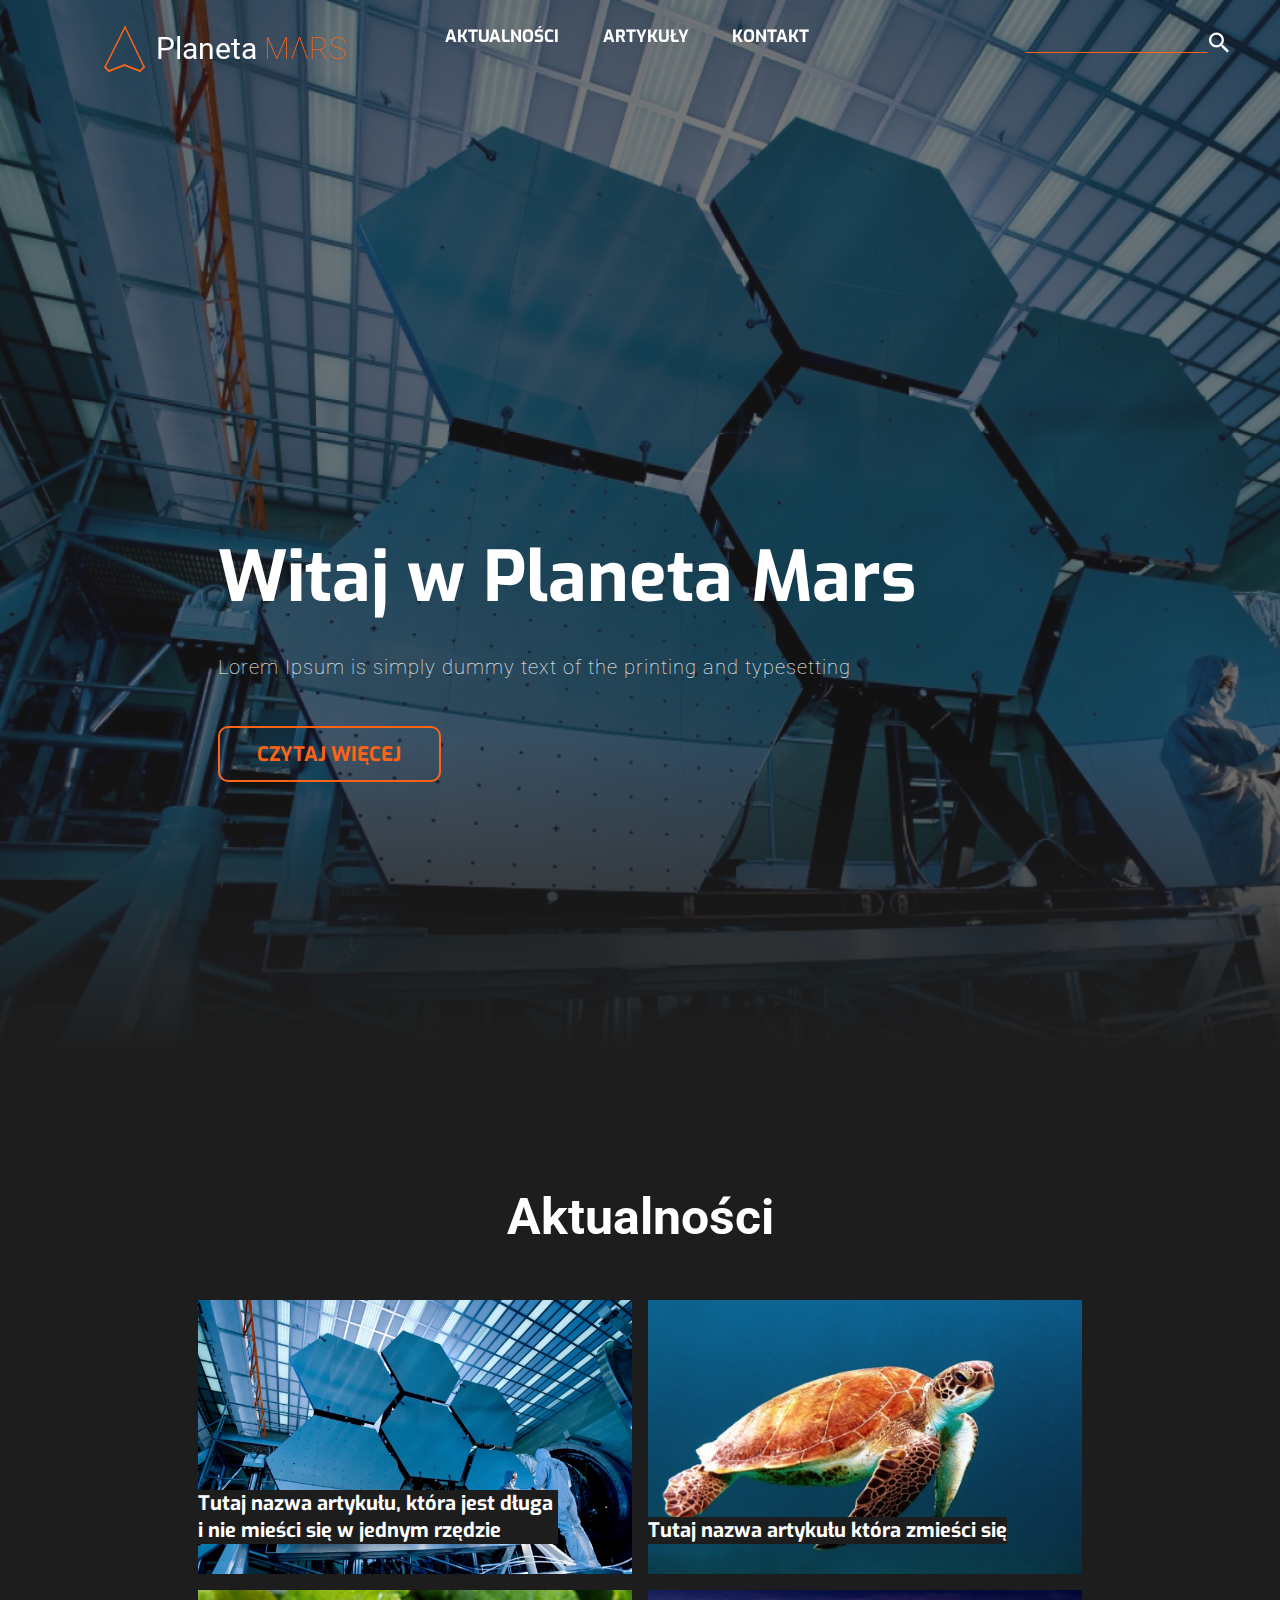
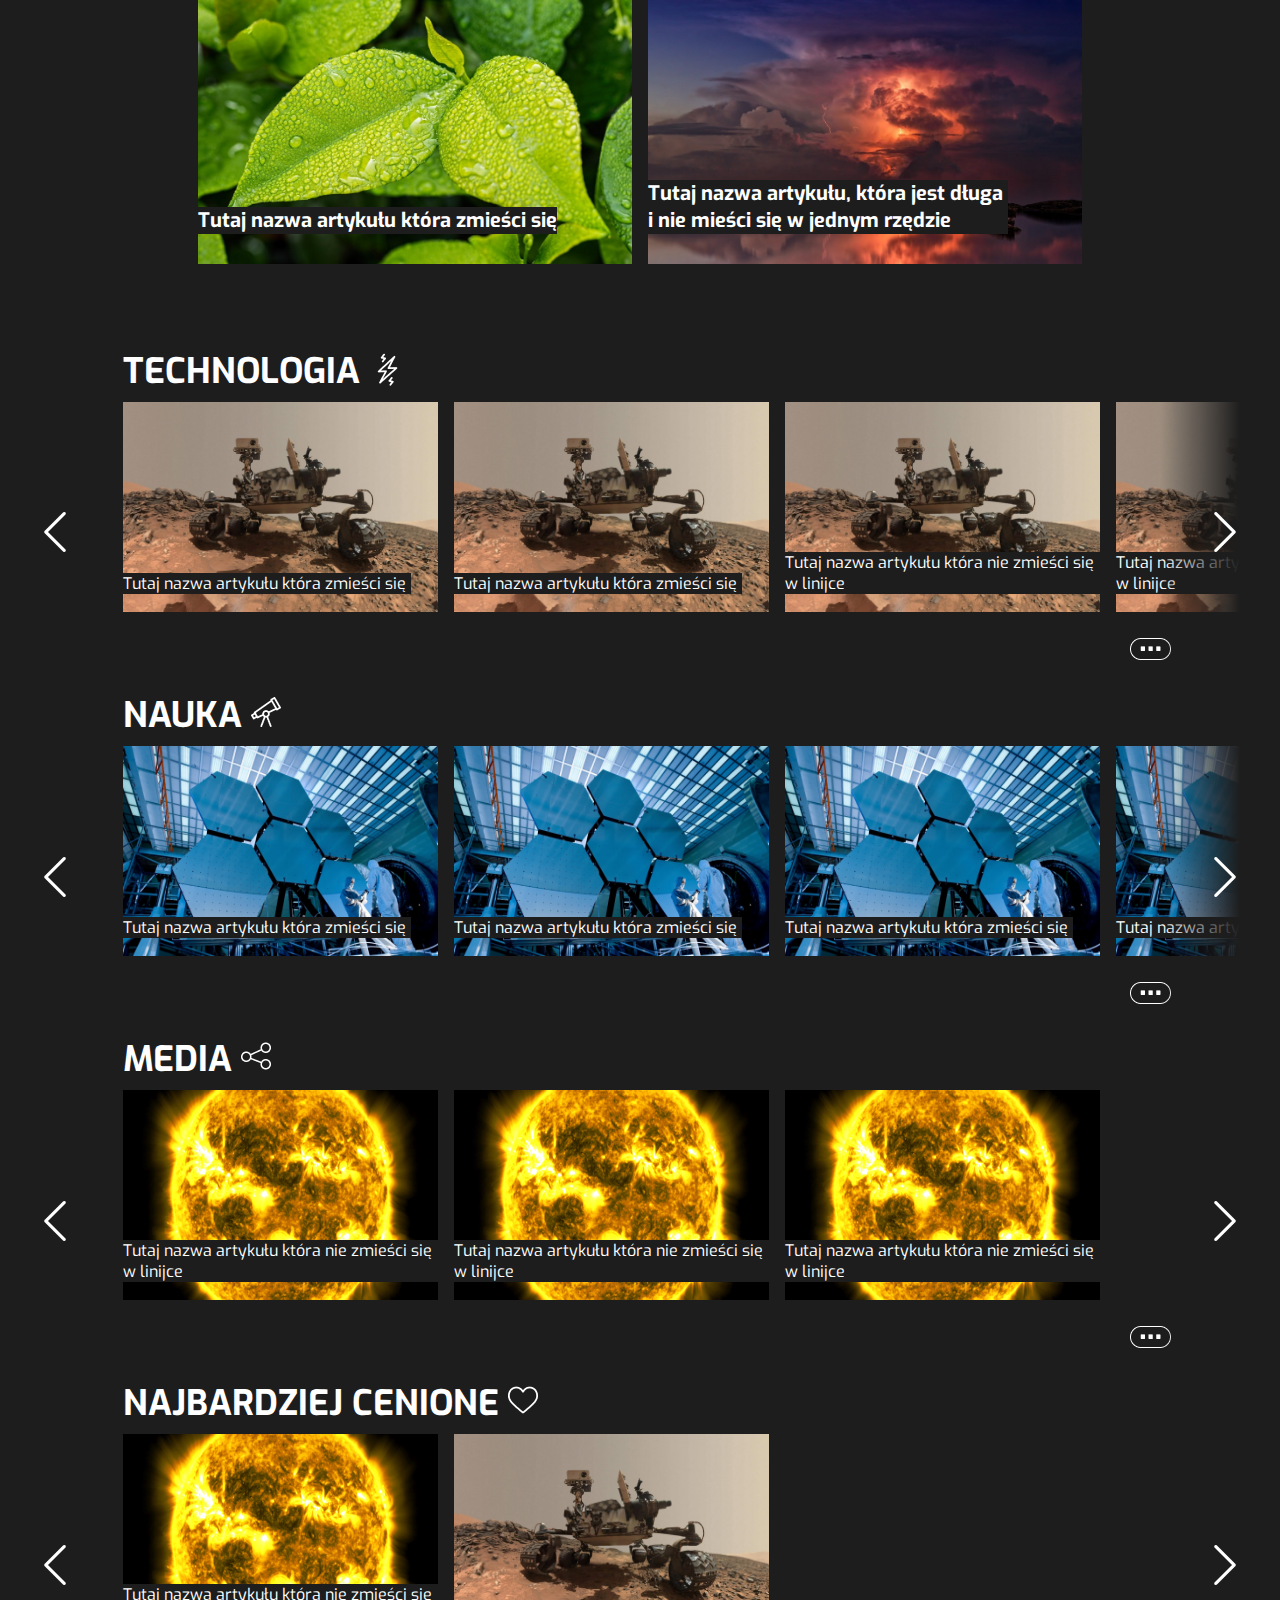
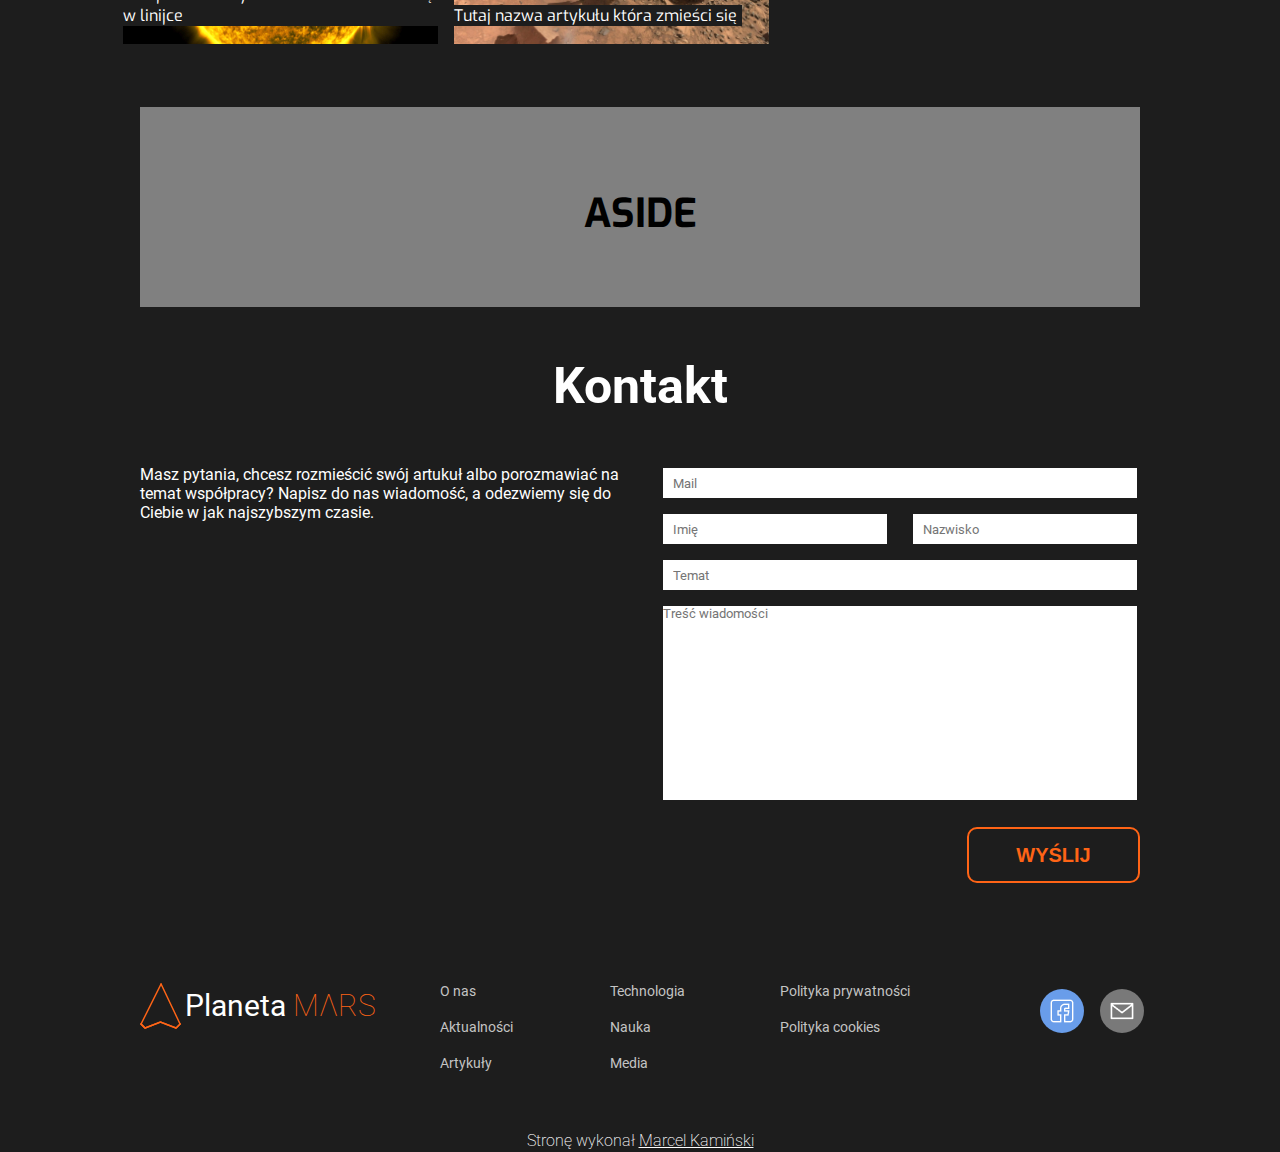
<file: index.html>
<!DOCTYPE html>
<html lang="pl">

<head>
    <meta charset="UTF-8">
    <meta name="viewport" content="width=device-width, initial-scale=1.0">
    <!-- icons -->
    <link rel="stylesheet" href="https://stackpath.bootstrapcdn.com/font-awesome/4.7.0/css/font-awesome.min.css"
        integrity="sha384-wvfXpqpZZVQGK6TAh5PVlGOfQNHSoD2xbE+QkPxCAFlNEevoEH3Sl0sibVcOQVnN" crossorigin="anonymous">
    <!-- css -->
    <!-- navBar -->
    <link rel="stylesheet" href="css/style.css">
    <!-- rest_site -->
    <link rel="stylesheet" href="css/main_site.css">
    <title>Planeta Mars</title>
    <link rel="shortcut icon" href="img/components/icon.png">
    <link href="https://fonts.googleapis.com/css2?family=Roboto:wght@100&display=swap" rel="stylesheet">
</head>

<body>
    <div class="mobile_nav roboto_font">
        <div class="topbar">
            <div class="main_bar">
                <div class="logo_box">
                    <div class="logo"> </div> <span class="planet_icon_box"><span id="planet_icon"> Planeta</span> <span class="planet_icon_2">MΛRS
                    </span>
                    </span>
                </div>
                <div class="icons">
                    <img onclick="openSearch()" src="img/components/topbar_magnifying_glass.png" alt=""><img
                        onclick="openMenu()" src="img/components/hamburger.png" alt="">
                </div>
            </div>
            <div class="search_bar" style="display: none">
                <input type="text">
                <div class="icon"><img onclick="search()" src="img/components/topbar_magnifying_glass.png" alt="">
                    <img onclick="closeSearch()" src="img/components/close.png" alt=""></div>
            </div>
            <div class="hamburger_bar" style="display: none">
                <div class="logo"><img src="img/components/icon.png" alt=""></div>
                <div class="close"><img onclick="closeMenu()" src="img/components/close.png" alt=""></div>
            </div>
        </div>
        <div class="list">
            <ul>
                <li><a href="index.html#news">Aktualności</a></li>
                <li><a href="index.html#article">Artykuły</a></li>
                <li><a href="index.html#contact">Kontakt</a></li>
            </ul>
        </div>  
    </div>
    <div class="top_nav exo_font">
        <div class="container">
            <div class="col-1">
                <div class="logo_box">
                    <div class="logo"> </div> <span class="planet_icon_box"><span id="planet_icon"> Planeta</span> <span class="planet_icon_2">MΛRS
                    </span>
                    </span>
                </div>
            </div>
            <div class="col-2">
                <a href="index.html#news">AKTUALNOŚCI</a>
                <a href="index.html#article">ARTYKUŁY</a>
                <a href="index.html#contact">KONTAKT</a>
            </div>
            <div class="col-3">
                <div class="search_top_nav exo_font">
                    <input type="text" name="search" placeholder="" id="input_search_top">
                    <img src="img/components/topbar_magnifying_glass.png" alt="" onclick="document.getElementById('input_search_top').focus(); return false;">
                </div>
            </div>
        </div>
    </div>
    <section class="main_start">
        <!-- <div class="layer">
        </div> -->
       
        <section class="intro">
            <div class="intro_text">
                <h1 class="exo_font">Witaj w Planeta Mars</h1>
                <p class="roboto_font">Lorem Ipsum is simply dummy text of the printing and typesetting </p>
                <button class="exo_font" onclick="window.location.href = 'main_article.html';"> Czytaj więcej</button>
            </div>
            <div class="intro_social">
                <i class="fa fa-envelope-o" aria-hidden="true"></i>
               <a href="https://www.facebook.com/"> <img src="img/social/facebook.png" alt=""></a>
            </div>
        </section>
    </section>
    <div id='news'></div>
    <section class="news exo_font" id="">
        <h1>Aktualności</h1>
        <div class="news_tiles">
            <div class="news_article">
                <a href="article.html">
                    <img src="img/placeholder/jwst.png" alt="">
                    <p class="news_text">Tutaj nazwa artykułu, która jest długa i nie mieści się w jednym rzędzie </p>
                </a>
            </div>
            <div class="news_article">
                <a href="article.html">
                    <img src="img/placeholder/turtle.png" alt="">
                    <p class="news_text">Tutaj nazwa artykułu która zmieści się </p>
                </a>
            </div>
            <div class="news_article">
                <a href="article.html">
                    <img src="img/placeholder/leaf.png" alt="">
                    <p class="news_text">Tutaj nazwa artykułu która zmieści się </p>
                </a>
            </div>
            <div class="news_article">
                <a href="article.html">
                    <img src="img/placeholder/thunderstorm.png" alt="">
                    <p class="news_text">Tutaj nazwa artykułu, która jest długa i nie mieści się w jednym rzędzie</p>
                </a>
            </div>
        </div>
    </section>
    <!--    Karuzele  -->
    <div id='article'></div>
    <section class="carousel exo_font">
        <input type="hidden" id="technologyIndex" value="0">
        <div class="carousel_title">Technologia <img src="img/components/energy.png" alt="" class="lightning"></div>
        <img src="img/components/skip.png" alt="" class="prev" onclick="previous('technology')">
        <img src="img/components/skip.png" alt="" class="next" onclick="next('technology')">
        <div class="carousel_blur"></div>
        <div class="carousel_blur"></div>
        <ul id="techUl">
            <li class="carousel_tile technology">

                <a href="article.html">
                    <img src="img/placeholder/2.jpg" alt="">
                    <div class="carousel_text">Tutaj nazwa artykułu która zmieści się</div>
                </a>
            </li>
            <li class="carousel_tile technology">

                <a href="article.html">
                    <img src="img/placeholder/2.jpg" alt="">
                    <div class="carousel_text">Tutaj nazwa artykułu która zmieści się</div>
                </a>
            </li>
            <li class="carousel_tile technology">
                <a href="article.html">
                    <img src="img/placeholder/2.jpg" alt="">
                    <div class="carousel_text">Tutaj nazwa artykułu która nie zmieści się w linijce</div>
                </a>
            </li>
            <li class="carousel_tile technology">
                <a href="article.html">
                    <img src="img/placeholder/2.jpg" alt="">
                    <div class="carousel_text">Tutaj nazwa artykułu która nie zmieści się w linijce</div>
                </a>
            </li>
            <li class="carousel_tile technology">
                <a href="article.html">
                    <img src="img/placeholder/2.jpg" alt="">
                    <div class="carousel_text">Tutaj nazwa artykułu która zmieści się</div>
                </a>
            </li>
        </ul>
        <div class="more">
            <a href="technology.html">
                <img src="img/components/more.png" alt="">
            </a>
        </div>
    </section>
    <section class="carousel exo_font">
        <input type="hidden" id="scienceIndex" value="0">
        <div class="carousel_title">Nauka <img src="img/components/telescope.png" alt=""></div>
        <img src="img/components/skip.png" alt="" class="prev" onclick="previous('science')">
        <img src="img/components/skip.png" alt="" class="next" onclick="next('science')">
        <div class="carousel_blur"></div>
        <div class="carousel_blur"></div>
        <ul id="scienceUl">
            <li class="carousel_tile science">
                <a href="article.html">
                    <img src="img/placeholder/jwst.png" alt="">
                    <div class="carousel_text">Tutaj nazwa artykułu która zmieści się</div>
                </a>
            </li>
            <li class="carousel_tile science">
                <a href="article.html">
                    <img src="img/placeholder/jwst.png" alt="">
                    <div class="carousel_text">Tutaj nazwa artykułu która zmieści się</div>
                </a>
            </li>
            <li class="carousel_tile science">
                <a href="article.html">
                    <img src="img/placeholder/jwst.png" alt="">
                    <div class="carousel_text">Tutaj nazwa artykułu która zmieści się</div>
                </a>
            </li>
            <li class="carousel_tile science">
                <a href="article.html">
                    <img src="img/placeholder/jwst.png" alt="">
                    <div class="carousel_text">Tutaj nazwa artykułu która zmieści się</div>
                </a>
            </li>
            <li class="carousel_tile science">
                <a href="article.html">
                    <img src="img/placeholder/jwst.png" alt="">
                    <div class="carousel_text">Tutaj nazwa artykułu która zmieści się</div>
                </a>
            </li>
        </ul>
        <div class="more">
            <a href="science.html">
                <img src="img/components/more.png" alt="">
            </a>
        </div>
    </section>
    <section class="carousel exo_font">
        <input type="hidden" id="mediaIndex" value="0">
        <div class="carousel_title">Media <img src="img/components/share.png" alt=""></div>
        <img src="img/components/skip.png" alt="" class="prev" onclick="previous('media')">
        <img src="img/components/skip.png" alt="" class="next" onclick="next('media')">
        <div class="carousel_blur"></div>
        <div class="carousel_blur"></div>
        <ul id="mediaUl">
            <li class="carousel_tile media">
                <a href="article.html">
                    <img src="img/placeholder/sdo_year10_poster_4k.jpg" alt="">
                    <div class="carousel_text">Tutaj nazwa artykułu która nie zmieści się w linijce</div>
                </a>
            </li>
            <li class="carousel_tile media">
                <a href="article.html">
                    <img src="img/placeholder/sdo_year10_poster_4k.jpg" alt="">
                    <div class="carousel_text">Tutaj nazwa artykułu która nie zmieści się w linijce</div>
                </a>
            </li>
            <li class="carousel_tile media">
                <a href="article.html">
                    <img src="img/placeholder/sdo_year10_poster_4k.jpg" alt="">
                    <div class="carousel_text">Tutaj nazwa artykułu która nie zmieści się w linijce</div>
                </a>
            </li>
        </ul>
        <div class="more">
            <a href="media.html">
                <img src="img/components/more.png" alt="">
            </a>
        </div>
    </section>
    <section class="carousel exo_font">
        <input type="hidden" id="favouritesIndex" value="0">
        <div class="carousel_title">Najbardziej cenione <img src="img/components/heart.png" alt=""></div>
        <img src="img/components/skip.png" alt="" class="prev" onclick="previous('favourites')">
        <img src="img/components/skip.png" alt="" class="next" onclick="next('favourites')">
        <div class="carousel_blur"></div>
        <div class="carousel_blur"></div>
        <ul id="favouritesUl">
            <li class="carousel_tile favourites">
                <img src="img/placeholder/sdo_year10_poster_4k.jpg" alt="">
                <div class="carousel_text">Tutaj nazwa artykułu która nie zmieści się w linijce</div>
            </li>
            <li class="carousel_tile favourites">
                <img src="img/placeholder/2.jpg" alt="">
                <div class="carousel_text">Tutaj nazwa artykułu która zmieści się</div>
            </li>
        </ul>
    </section>

    <!--    Koniec karuzel  -->
    <aside id='main_aside' class="exo_font">
        <p>ASIDE</p>
        <div id="contact"></div>
    </aside>



    <section id="contact_form" class="roboto_font">
        <h1>Kontakt</h1>
        <div class="contact_helper">
            <div class="contact_intro">Masz pytania, chcesz rozmieścić swój artukuł albo porozmawiać na temat
                współpracy? Napisz do nas wiadomość, a odezwiemy się do Ciebie w jak najszybszym czasie.</div>
            <form action="">
                <input type="email" placeholder="Mail" name="email" style="font-family: Roboto">
                <br>
                <input type="text" placeholder="Imię" name="name" style="font-family: Roboto"><input type="text"
                    placeholder="Nazwisko" name="firstname" style="font-family: Roboto">
                <br>
                <input type="text" placeholder="Temat" name="subject" style="font-family: Roboto">
                <br>
                <textarea name="message" cols="30" rows="10" placeholder="Treść wiadomości"
                    style="font-family: Roboto"></textarea>
                <button type="submit">Wyślij</button>
            </form>
        </div>
    </section>
    <footer>
        <div id="foot_logo" class="exo_font">
            <div class="logo_box">
                    <div class="logo"> </div> <span class="planet_icon_box"><span id="planet_icon"> Planeta</span> <span class="planet_icon_2">MΛRS
                    </span>
                    </span>
                </div>
        </div>
        <div id="col1" class="footer-col">
            <ul>
                <li><a href="about.html">O nas</a></li>
                <li><a href="index.html#news">Aktualności</a></li>
                <li><a href="index.html#article">Artykuły</a></li>
            </ul>
        </div>
        <div id="col2" class="footer-col">
            <ul>
                <li><a href="technology.html">Technologia</a></li>
                <li><a href="science.html">Nauka</a></li>
                <li><a href="media.html">Media</a></li>
            </ul>
        </div>
        <div id="col3" class="footer-col">
            <ul>
                <li><a href="article.html">Polityka prywatności</a></li>
                <li><a href="article.html">Polityka cookies</a></li>
            </ul>
        </div>
        <div id="social">
            <div class="social_icon facebook">
                <a href="https://www.facebook.com/"><img src="img/social/facebook.png"></a>
            </div>
            <div class="social_icon mail">
                <img src="img/social/mail.png">
            </div>
        </div>
    </footer>
    <script src="scripts/carousel.js"></script>
    <script src="scripts/topbar.js"></script>
    <div class="credits"> Stronę wykonał <a href="http://marcelkaminski.pl/"> Marcel Kamiński   </a>  </div>
</body>

</html>
</file>
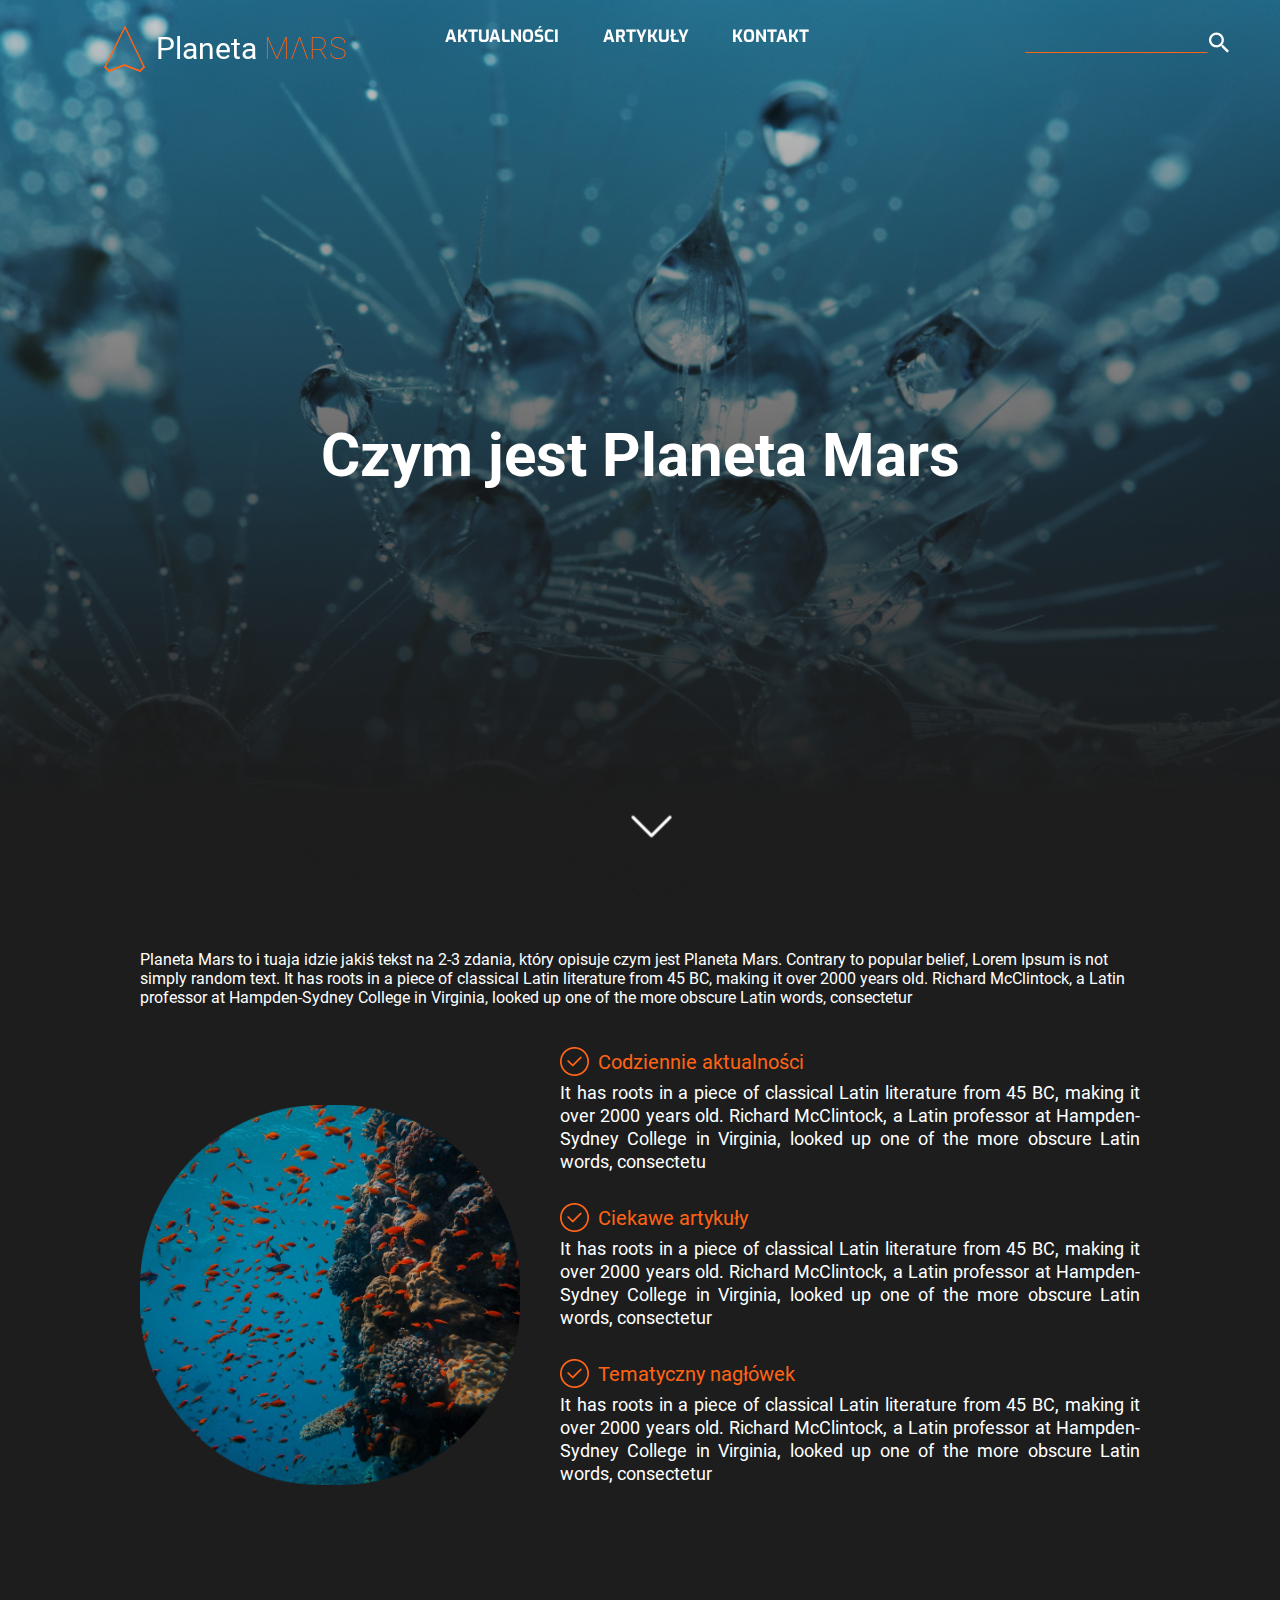
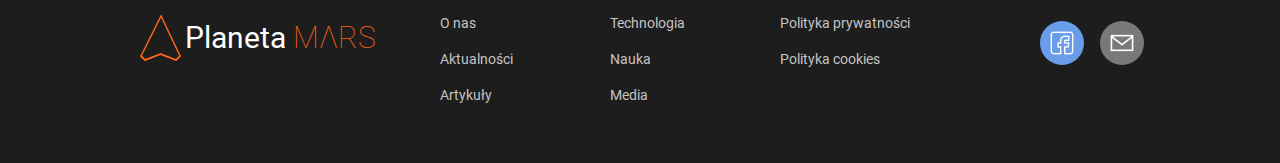
<file: about.html>
<!DOCTYPE html>
<html lang="en">

<head>

    <head>
        <meta charset="UTF-8">
        <meta name="viewport" content="width=device-width, initial-scale=1.0">
        <!-- icons -->
        <link href="https://fonts.googleapis.com/css2?family=Roboto:wght@100&display=swap" rel="stylesheet">
        <link rel="stylesheet" href="https://stackpath.bootstrapcdn.com/font-awesome/4.7.0/css/font-awesome.min.css" integrity="sha384-wvfXpqpZZVQGK6TAh5PVlGOfQNHSoD2xbE+QkPxCAFlNEevoEH3Sl0sibVcOQVnN" crossorigin="anonymous">
        <!-- css -->
        <!-- navBar -->
        <link rel="stylesheet" href="css/style.css">
        <!-- rest_site -->
        <link rel="stylesheet" href="css/about.css">
        <title>Planeta Mars - O Nas</title>
        <link rel="shortcut icon" href="img/components/icon.png">
    </head>
</head>

<body>
  <div class="mobile_nav roboto_font">
        <div class="topbar">
            <div class="main_bar">
                <div class="logo_box">
                    <div class="logo"> </div> <span class="planet_icon_box"><span id="planet_icon"> Planeta</span> <span class="planet_icon_2">MΛRS
                    </span>
                    </span>
                </div>
                <div class="icons">
                    <img onclick="openSearch()" src="img/components/topbar_magnifying_glass.png" alt=""><img
                        onclick="openMenu()" src="img/components/hamburger.png" alt="">
                </div>
            </div>
            <div class="search_bar" style="display: none">
                <input type="text">
                <div class="icon"><img onclick="search()" src="img/components/topbar_magnifying_glass.png" alt="">
                    <img onclick="closeSearch()" src="img/components/close.png" alt=""></div>
            </div>
            <div class="hamburger_bar" style="display: none">
                <div class="logo"><img src="img/components/icon.png" alt=""></div>
                <div class="close"><img onclick="closeMenu()" src="img/components/close.png" alt=""></div>
            </div>
        </div>
        <div class="list">
            <ul>
                <li><a href="index.html#news">Aktualności</a></li>
                <li><a href="index.html#article">Artykuły</a></li>
                <li><a href="index.html#contact">Kontakt</a></li>
            </ul>
        </div>  
    </div>
    <div class="top_nav exo_font">
        <div class="container">
            <div class="col-1">
                <div class="logo_box">
                    <div class="logo"> </div> <span class="planet_icon_box"><span id="planet_icon"> Planeta</span> <span class="planet_icon_2">MΛRS
                    </span>
                    </span>
                </div>
            </div>
            <div class="col-2">
                <a href="index.html#news">AKTUALNOŚCI</a>
                <a href="index.html#article">ARTYKUŁY</a>
                <a href="index.html#contact">KONTAKT</a>
            </div>
            <div class="col-3">
                <div class="search_top_nav exo_font">
                    <input type="text" name="search" placeholder="" id="input_search_top">
                    <img src="img/components/topbar_magnifying_glass.png" alt="" onclick="document.getElementById('input_search_top').focus(); return false;">
                </div>
            </div>
        </div>
    </div>
    <header class="roboto_font">
        <h1>Czym jest Planeta Mars</h1>
        <a href="#about_section"><img src="img/components/skip.png"></a>
    </header>
    <section class="about roboto_font" id="about_section">
        <p>
            Planeta Mars to i tuaja idzie jakiś tekst na 2-3 zdania, który opisuje czym jest Planeta Mars. Contrary to popular belief, Lorem Ipsum is not simply random text. It has roots in a piece of classical Latin literature from 45 BC, making it over 2000 years old. Richard McClintock, a Latin professor at Hampden-Sydney College in Virginia, looked up one of the more obscure Latin words, consectetur
        </p>
        <div class="contents">
            <img src="img/placeholder/coralreef.png">
            <div>
                <p class="title"><img src="img/components/tick.png"> <span>Codziennie aktualności</span></p>
                <p class="text">
                    It has roots in a piece of classical Latin literature from 45 BC, making it over 2000 years old. Richard McClintock, a Latin professor at Hampden-Sydney College in Virginia, looked up one of the more obscure Latin words, consectetu
                </p>
                <p class="title"><img src="img/components/tick.png"> <span>Ciekawe artykuły</span></p>
                <p class="text">
                    It has roots in a piece of classical Latin literature from 45 BC, making it over 2000 years old. Richard McClintock, a Latin professor at Hampden-Sydney College in Virginia, looked up one of the more obscure Latin words, consectetur
                </p>
                <p class="title"><img src="img/components/tick.png"> <span>Tematyczny nagłówek</span></p>
                <p class="text">
                    It has roots in a piece of classical Latin literature from 45 BC, making it over 2000 years old. Richard McClintock, a Latin professor at Hampden-Sydney College in Virginia, looked up one of the more obscure Latin words, consectetur
                </p>
            </div>
        </div>
    </section>
    <footer>
        <div id="foot_logo" class="exo_font">
            <div class="logo_box">
                    <div class="logo"> </div> <span class="planet_icon_box"><span id="planet_icon"> Planeta</span> <span class="planet_icon_2">MΛRS
                    </span>
                    </span>
                </div>
        </div>
        <div id="col1" class="footer-col">
            <ul>
                <li><a href="about.html">O nas</a></li>
                <li><a href="index.html#news">Aktualności</a></li>
                <li><a href="index.html#article">Artykuły</a></li>
            </ul>
        </div>
        <div id="col2" class="footer-col">
            <ul>
                <li><a href="technology.html">Technologia</a></li>
                <li><a href="science.html">Nauka</a></li>
                <li><a href="media.html">Media</a></li>
            </ul>
        </div>
        <div id="col3" class="footer-col">
            <ul>
                <li><a href="article.html">Polityka prywatności</a></li>
                <li><a href="article.html">Polityka cookies</a></li>
            </ul>
        </div>
        <div id="social">
            <div class="social_icon facebook">
                <a href="https://www.facebook.com/"><img src="img/social/facebook.png"></a>
            </div>
            <div class="social_icon mail">
                <img src="img/social/mail.png">
            </div>
        </div>
    </footer>
    <script src="scripts/topbar.js"></script>
</body>

</html>
</file>
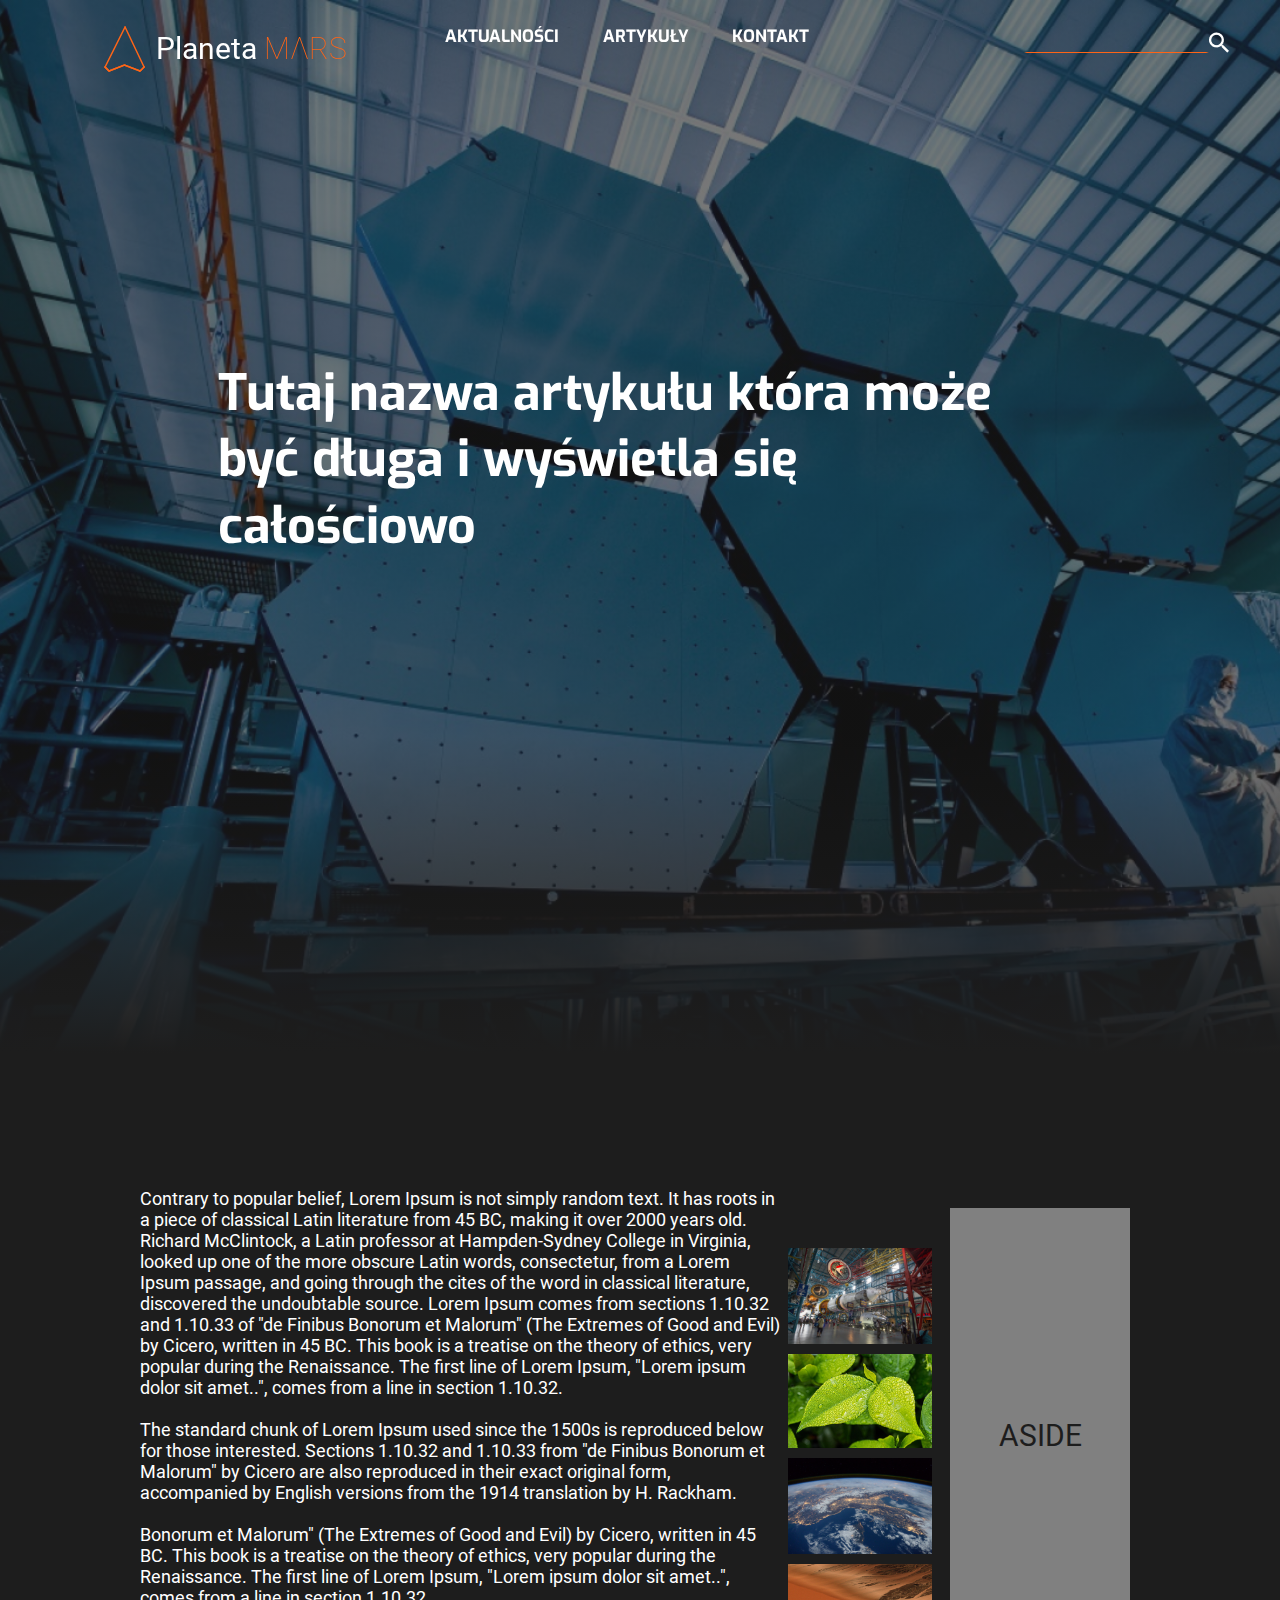
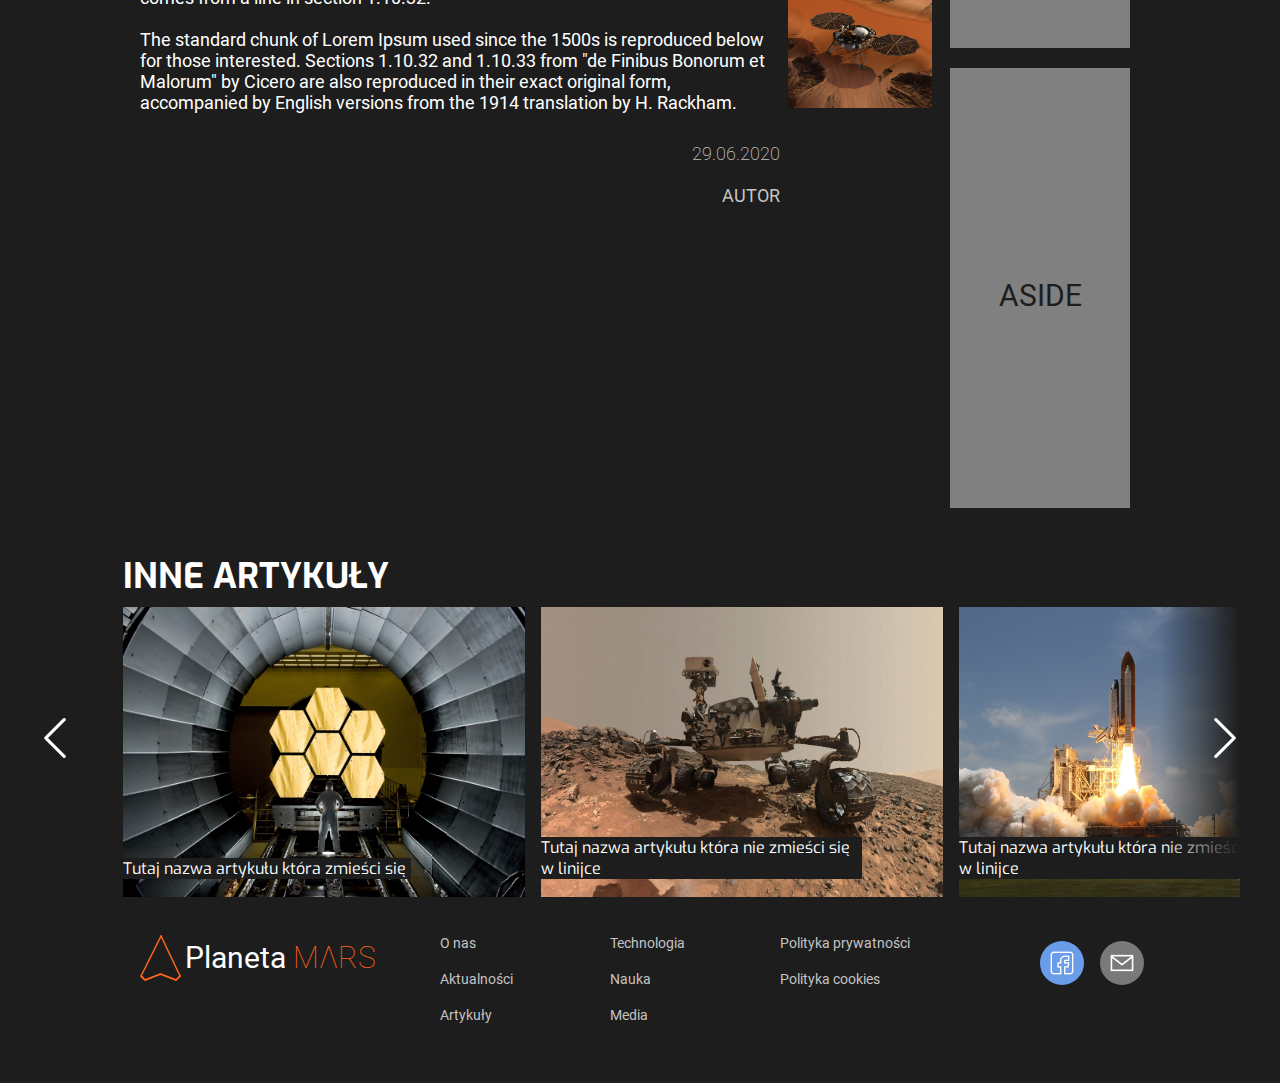
<file: article.html>
<!DOCTYPE html>
<html lang="pl">

<head>
    <meta charset="UTF-8">
    <meta name="viewport" content="width=device-width, initial-scale=1.0">
    <!-- icons -->
    <link href="https://fonts.googleapis.com/css2?family=Roboto:wght@100&display=swap" rel="stylesheet">
    <link rel="stylesheet" href="https://stackpath.bootstrapcdn.com/font-awesome/4.7.0/css/font-awesome.min.css"
        integrity="sha384-wvfXpqpZZVQGK6TAh5PVlGOfQNHSoD2xbE+QkPxCAFlNEevoEH3Sl0sibVcOQVnN" crossorigin="anonymous">
    <!-- css -->
    <!-- navBar -->
    <link rel="stylesheet" href="css/style.css">
    <!-- rest_site -->
    <link rel="stylesheet" href="css/article.css">
    <title>Planeta Mars</title>
    <link rel="shortcut icon" href="img/components/icon.png">
    <!-- zoom in/out photo -->
    <script src="scripts/zooming.min.js"></script>
</head>

<body>
    <div class="mobile_nav roboto_font">
        <div class="topbar">
            <div class="main_bar">
                <div class="logo_box">
                    <div class="logo"> </div> <span class="planet_icon_box"><span id="planet_icon"> Planeta</span> <span
                            class="planet_icon_2">MΛRS
                        </span>
                    </span>
                </div>
                <div class="icons">
                    <img onclick="openSearch()" src="img/components/topbar_magnifying_glass.png" alt=""><img
                        onclick="openMenu()" src="img/components/hamburger.png" alt="">
                </div>
            </div>
            <div class="search_bar" style="display: none">
                <input type="text">
                <div class="icon"><img onclick="search()" src="img/components/topbar_magnifying_glass.png" alt="">
                    <img onclick="closeSearch()" src="img/components/close.png" alt=""></div>
            </div>
            <div class="hamburger_bar" style="display: none">
                <div class="logo"><img src="img/components/icon.png" alt=""></div>
                <div class="close"><img onclick="closeMenu()" src="img/components/close.png" alt=""></div>
            </div>
        </div>
        <div class="list">
            <ul>
                <li><a href="index.html#news">Aktualności</a></li>
                <li><a href="index.html#article">Artykuły</a></li>
                <li><a href="index.html#contact">Kontakt</a></li>
            </ul>
        </div>
    </div>
    <div class="top_nav exo_font">
        <div class="container">
            <div class="col-1">
                <div class="logo_box">
                    <div class="logo"> </div> <span class="planet_icon_box"><span id="planet_icon"> Planeta</span> <span
                            class="planet_icon_2">MΛRS
                        </span>
                    </span>
                </div>
            </div>
            <div class="col-2">
                <a href="index.html#news">AKTUALNOŚCI</a>
                <a href="index.html#article">ARTYKUŁY</a>
                <a href="index.html#contact">KONTAKT</a>
            </div>
            <div class="col-3">
                <div class="search_top_nav exo_font" >
                    <input id="input_search_top" type="text" name="search" placeholder="" >
                    <img src="img/components/topbar_magnifying_glass.png" alt="" onclick="document.getElementById('input_search_top').focus(); return false;">
                </div>
            </div>
        </div>
    </div>
    <section class="main_start">
        <!-- <div class="layer">
        </div> -->
        <!-- topNav -->
        <section class="intro">
            <div class="intro_text">
                <h1 class="exo_font">Tutaj nazwa artykułu która może być długa i wyświetla się całościowo</h1>
            </div>

        </section>
    </section>
    <section class="article_container">
        <div class="article_content">
            <div class="article_text roboto_font">
                <p class="text">
                    Contrary to popular belief, Lorem Ipsum is not simply random text. It has roots in a piece of
                    classical Latin literature from 45 BC, making it over 2000 years old. Richard McClintock, a Latin
                    professor at Hampden-Sydney College in Virginia, looked up one of the more obscure Latin words,
                    consectetur, from a Lorem Ipsum passage, and going through the cites of the word in classical
                    literature, discovered the undoubtable source. Lorem Ipsum comes from sections 1.10.32 and 1.10.33
                    of "de Finibus Bonorum et Malorum" (The Extremes of Good and Evil) by Cicero, written in 45 BC. This
                    book is a treatise on the theory of ethics, very popular during the Renaissance. The first line of
                    Lorem Ipsum, "Lorem ipsum dolor sit amet..", comes from a line in section 1.10.32.<br><br>
                    The standard chunk of Lorem Ipsum used since the 1500s is reproduced below for those interested.
                    Sections 1.10.32 and 1.10.33 from "de Finibus Bonorum et Malorum" by Cicero are also reproduced in
                    their exact original form, accompanied by English versions from the 1914 translation by H.
                    Rackham.<br><br>
                    Bonorum et Malorum" (The Extremes of Good and Evil) by Cicero, written in 45 BC. This book is a
                    treatise on the theory of ethics, very popular during the Renaissance. The first line of Lorem
                    Ipsum, "Lorem ipsum dolor sit amet..", comes from a line in section 1.10.32.<br><br>
                    The standard chunk of Lorem Ipsum used since the 1500s is reproduced below for those interested.
                    Sections 1.10.32 and 1.10.33 from "de Finibus Bonorum et Malorum" by Cicero are also reproduced in
                    their exact original form, accompanied by English versions from the 1914 translation by H. Rackham.
                </p>
                <p class="credits exo_font">
                    29.06.2020
                    <br><br>
                    <strong>AUTOR</strong>
                </p>
            </div>
            <div class="article_imgs">
                <img class="photo_gall" src="img/placeholder/99c696a6cf09df3824fc04cda808dca2.jpg" alt="">
                <img class="photo_gall" src="img/placeholder/leaf.png" alt="">
                <img class="photo_gall" src="img/placeholder/international-space-station-1176518.jpg" alt="">
                <img class="photo_gall"
                    src="img/placeholder/NASA's%20InSight%20lander%20on%20Mars%20by%20Charlie%20Burgess.jpg" alt="">
            </div>
        </div>
        <div class="aside">
            <aside>ASIDE</aside>
            <aside>ASIDE</aside>
        </div>
    </section>
    <section class="carousel exo_font">
        <input type="hidden" id="othersIndex" value="0">
        <div class="carousel_title">Inne artykuły</div>
        <img src="img/components/skip.png" alt="" class="prev" onclick="previous('others')">
        <img src="img/components/skip.png" alt="" class="next" onclick="next('others')">
        <div class="carousel_blur"></div>
        <div class="carousel_blur"></div>
        <ul id="othersUl">
            <li class="carousel_tile others">
                <a href="article.html">
                    <img src="img/placeholder/space-telescope-532989.jpg" alt="">
                    <div class="carousel_text">Tutaj nazwa artykułu która zmieści się</div>
                </a>
            </li>
            <li class="carousel_tile others">
                <a href="article.html">
                    <img src="img/placeholder/2.jpg" alt="">
                    <div class="carousel_text">Tutaj nazwa artykułu która nie zmieści się w linijce</div>
                </a>
            </li>
            <li class="carousel_tile others">
                <a href="article.html">
                    <img src="img/placeholder/rocket-launch-67723.jpg" alt="">
                    <div class="carousel_text">Tutaj nazwa artykułu która nie zmieści się w linijce</div>
                </a>
            </li>
            <li class="carousel_tile others">
                <a href="article.html">

                    <img src="img/placeholder/turtle.png" alt="">
                    <div class="carousel_text">Tutaj nazwa artykułu która zmieści się</div>
                </a>
            </li>
        </ul>
    </section>
    <footer>
        <div id="foot_logo" class="exo_font">
            <div class="logo_box">
                <div class="logo"> </div> <span class="planet_icon_box"><span id="planet_icon"> Planeta</span> <span
                        class="planet_icon_2">MΛRS
                    </span>
                </span>
            </div>
        </div>
        <div id="col1" class="footer-col">
            <ul>
                <li><a href="about.html">O nas</a></li>
                <li><a href="index.html#news">Aktualności</a></li>
                <li><a href="index.html#article">Artykuły</a></li>
            </ul>
        </div>
        <div id="col2" class="footer-col">
            <ul>
                <li><a href="technology.html">Technologia</a></li>
                <li><a href="science.html">Nauka</a></li>
                <li><a href="media.html">Media</a></li>
            </ul>
        </div>
        <div id="col3" class="footer-col">
            <ul>
                <li><a href="article.html">Polityka prywatności</a></li>
                <li><a href="article.html">Polityka cookies</a></li>
            </ul>
        </div>
        <div id="social">
            <div class="social_icon facebook">
                <a href="https://www.facebook.com/"><img src="img/social/facebook.png"></a>
            </div>
            <div class="social_icon mail">
                <img src="img/social/mail.png">
            </div>
        </div>
    </footer>
    <script src="scripts/articleCarousel.js"></script>
    <script src="scripts/topbar.js"></script>
    <script>
        instance = new Zooming({
            bgColor: 'rgb(0, 0, 0)'
        })
        if (window.innerWidth > 1000) {
            instance.listen('.photo_gall');
        }


    </script>
</body>
</file>
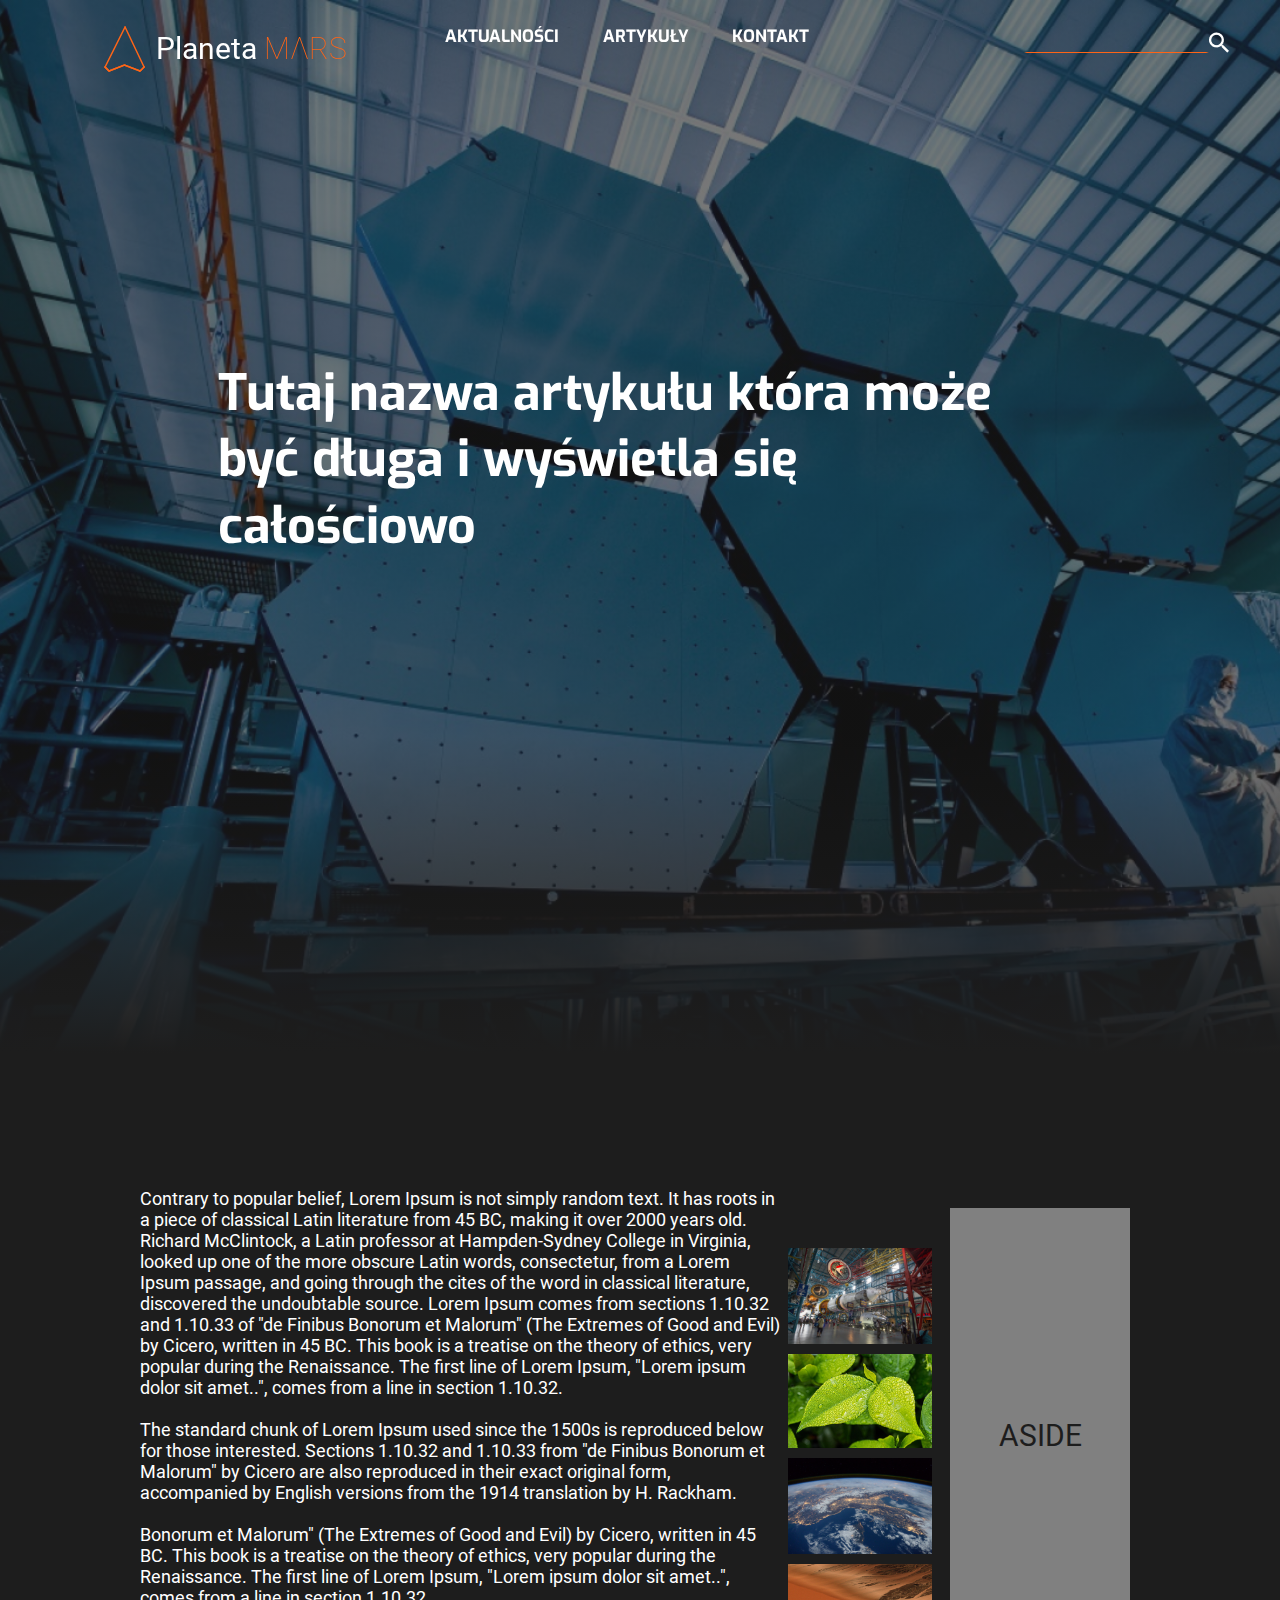
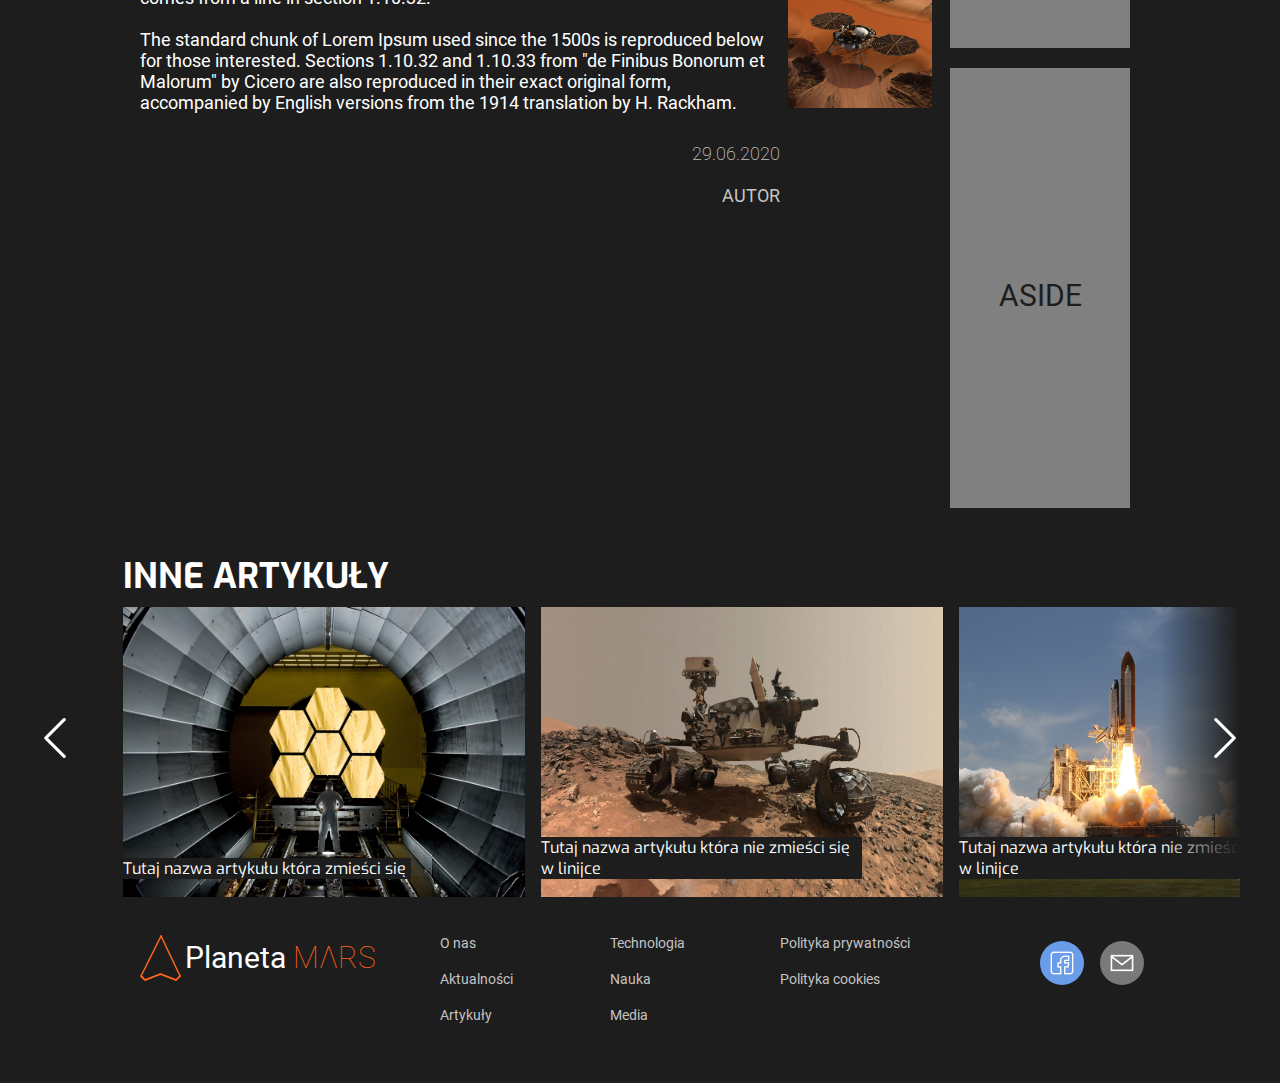
<file: main_article.html>
<!DOCTYPE html>
<html lang="pl">

<head>
    <meta charset="UTF-8">
    <meta name="viewport" content="width=device-width, initial-scale=1.0">
    <!-- icons --> <link href="https://fonts.googleapis.com/css2?family=Roboto:wght@100&display=swap" rel="stylesheet">
    <link rel="stylesheet" href="https://stackpath.bootstrapcdn.com/font-awesome/4.7.0/css/font-awesome.min.css"
        integrity="sha384-wvfXpqpZZVQGK6TAh5PVlGOfQNHSoD2xbE+QkPxCAFlNEevoEH3Sl0sibVcOQVnN" crossorigin="anonymous">
    <!-- css -->
    <!-- navBar -->
    <link rel="stylesheet" href="css/style.css">
    <!-- rest_site -->
    <link rel="stylesheet" href="css/article.css">
    <title>Planeta Mars</title>
    <link rel="shortcut icon" href="img/components/icon.png">
    <!-- zoom in/out photo -->
    <script src="scripts/zooming.min.js"></script>
</head>

<body>
    <div class="mobile_nav roboto_font">
        <div class="topbar">
            <div class="main_bar">
                <div class="logo_box">
                    <div class="logo"> </div> <span class="planet_icon_box"><span id="planet_icon"> Planeta</span> <span class="planet_icon_2">MΛRS
                    </span>
                    </span>
                </div>
                <div class="icons">
                    <img onclick="openSearch()" src="img/components/topbar_magnifying_glass.png" alt=""><img
                        onclick="openMenu()" src="img/components/hamburger.png" alt="">
                </div>
            </div>
            <div class="search_bar" style="display: none">
                <input type="text">
                <div class="icon"><img onclick="search()" src="img/components/topbar_magnifying_glass.png" alt="">
                    <img onclick="closeSearch()" src="img/components/close.png" alt=""></div>
            </div>
            <div class="hamburger_bar" style="display: none">
                <div class="logo"><img src="img/components/icon.png" alt=""></div>
                <div class="close"><img onclick="closeMenu()" src="img/components/close.png" alt=""></div>
            </div>
        </div>
        <div class="list">
            <ul>
                <li><a href="index.html#news">Aktualności</a></li>
                <li><a href="index.html#article">Artykuły</a></li>
                <li><a href="index.html#contact">Kontakt</a></li>
            </ul>
        </div>  
    </div>
    <div class="top_nav exo_font">
        <div class="container">
            <div class="col-1">
                <div class="logo_box">
                    <div class="logo"> </div> <span class="planet_icon_box"><span id="planet_icon"> Planeta</span> <span class="planet_icon_2">MΛRS
                    </span>
                    </span>
                </div>
            </div>
            <div class="col-2">
                <a href="index.html#news">AKTUALNOŚCI</a>
                <a href="index.html#article">ARTYKUŁY</a>
                <a href="index.html#contact">KONTAKT</a>
            </div>
            <div class="col-3">
                <div class="search_top_nav exo_font">
                     <input type="text" name="search" placeholder="" id="input_search_top">
                    <img src="img/components/topbar_magnifying_glass.png" alt="" onclick="document.getElementById('input_search_top').focus(); return false;">
                </div>
            </div>
        </div>
    </div>
    <section class="main_start">
        <!-- <div class="layer">
        </div> -->
        <!-- topNav -->
        <section class="intro">
            <div class="intro_text">
                <h1 class="exo_font">Tutaj nazwa artykułu która może być długa i wyświetla się całościowo</h1>
            </div>
        </section>
    </section>
    <section class="article_container">
        <div class="article_content">
            <div class="article_text roboto_font">
                <p class="text">
                    Contrary to popular belief, Lorem Ipsum is not simply random text. It has roots in a piece of
                    classical Latin literature from 45 BC, making it over 2000 years old. Richard McClintock, a Latin
                    professor at Hampden-Sydney College in Virginia, looked up one of the more obscure Latin words,
                    consectetur, from a Lorem Ipsum passage, and going through the cites of the word in classical
                    literature, discovered the undoubtable source. Lorem Ipsum comes from sections 1.10.32 and 1.10.33
                    of "de Finibus Bonorum et Malorum" (The Extremes of Good and Evil) by Cicero, written in 45 BC. This
                    book is a treatise on the theory of ethics, very popular during the Renaissance. The first line of
                    Lorem Ipsum, "Lorem ipsum dolor sit amet..", comes from a line in section 1.10.32.<br><br>
                    The standard chunk of Lorem Ipsum used since the 1500s is reproduced below for those interested.
                    Sections 1.10.32 and 1.10.33 from "de Finibus Bonorum et Malorum" by Cicero are also reproduced in
                    their exact original form, accompanied by English versions from the 1914 translation by H.
                    Rackham.<br><br>
                    Bonorum et Malorum" (The Extremes of Good and Evil) by Cicero, written in 45 BC. This book is a
                    treatise on the theory of ethics, very popular during the Renaissance. The first line of Lorem
                    Ipsum, "Lorem ipsum dolor sit amet..", comes from a line in section 1.10.32.<br><br>
                    The standard chunk of Lorem Ipsum used since the 1500s is reproduced below for those interested.
                    Sections 1.10.32 and 1.10.33 from "de Finibus Bonorum et Malorum" by Cicero are also reproduced in
                    their exact original form, accompanied by English versions from the 1914 translation by H. Rackham.
                </p>
                <p class="credits exo_font">
                    29.06.2020
                    <br><br>
                    <strong>AUTOR</strong>
                </p>
            </div>
            <div class="article_imgs">
                <img class="photo_gall" src="img/placeholder/99c696a6cf09df3824fc04cda808dca2.jpg" alt="">
                <img class="photo_gall" src="img/placeholder/leaf.png" alt="">
                <img class="photo_gall" src="img/placeholder/international-space-station-1176518.jpg" alt="">
                <img class="photo_gall"
                    src="img/placeholder/NASA's%20InSight%20lander%20on%20Mars%20by%20Charlie%20Burgess.jpg" alt="">
            </div>
        </div>
        <div class="aside">
            <aside>ASIDE</aside>
            <aside>ASIDE</aside>
        </div>
    </section>
    <section class="carousel exo_font">
        <input type="hidden" id="othersIndex" value="0">
        <div class="carousel_title">Inne artykuły</div>
        <img src="img/components/skip.png" alt="" class="prev" onclick="previous('others')">
        <img src="img/components/skip.png" alt="" class="next" onclick="next('others')">
        <div class="carousel_blur"></div>
        <div class="carousel_blur"></div>
        <ul id="othersUl">
            <li class="carousel_tile others">
                <img src="img/placeholder/space-telescope-532989.jpg" alt="">
                <div class="carousel_text">Tutaj nazwa artykułu która zmieści się</div>
            </li>
            <li class="carousel_tile others">
                <img src="img/placeholder/2.jpg" alt="">
                <div class="carousel_text">Tutaj nazwa artykułu która nie zmieści się w linijce</div>
            </li>
            <li class="carousel_tile others">
                <img src="img/placeholder/rocket-launch-67723.jpg" alt="">
                <div class="carousel_text">Tutaj nazwa artykułu która nie zmieści się w linijce</div>
            </li>
            <li class="carousel_tile others">
                <img src="img/placeholder/turtle.png" alt="">
                <div class="carousel_text">Tutaj nazwa artykułu która zmieści się</div>
            </li>
        </ul>
    </section>
    <footer>
        <div id="foot_logo" class="exo_font">
            <div class="logo_box">
                    <div class="logo"> </div> <span class="planet_icon_box"><span id="planet_icon"> Planeta</span> <span class="planet_icon_2">MΛRS
                    </span>
                    </span>
                </div>
        </div>
        <div id="col1" class="footer-col">
            <ul>
                <li><a href="about.html">O nas</a></li>
                <li><a href="index.html#news">Aktualności</a></li>
                <li><a href="index.html#article">Artykuły</a></li>
            </ul>
        </div>
        <div id="col2" class="footer-col">
            <ul>
                <li><a href="technology.html">Technologia</a></li>
                <li><a href="science.html">Nauka</a></li>
                <li><a href="media.html">Media</a></li>
            </ul>
        </div>
        <div id="col3" class="footer-col">
            <ul>
                <li><a href="article.html">Polityka prywatności</a></li>
                <li><a href="article.html">Polityka cookies</a></li>
            </ul>
        </div>
        <div id="social">
            <div class="social_icon facebook">
                <a href="https://www.facebook.com/"><img src="img/social/facebook.png"></a>
            </div>
            <div class="social_icon mail">
                <img src="img/social/mail.png">
            </div>
        </div>
    </footer>
    <script src="scripts/articleCarousel.js"></script>
    <script src="scripts/topbar.js"></script>
    <script>
        instance = new Zooming({
            bgColor: 'rgb(0, 0, 0)'
        })
        if(window.innerWidth>1000){
           instance.listen('.photo_gall'); 
        }

    </script>
</body>
</file>
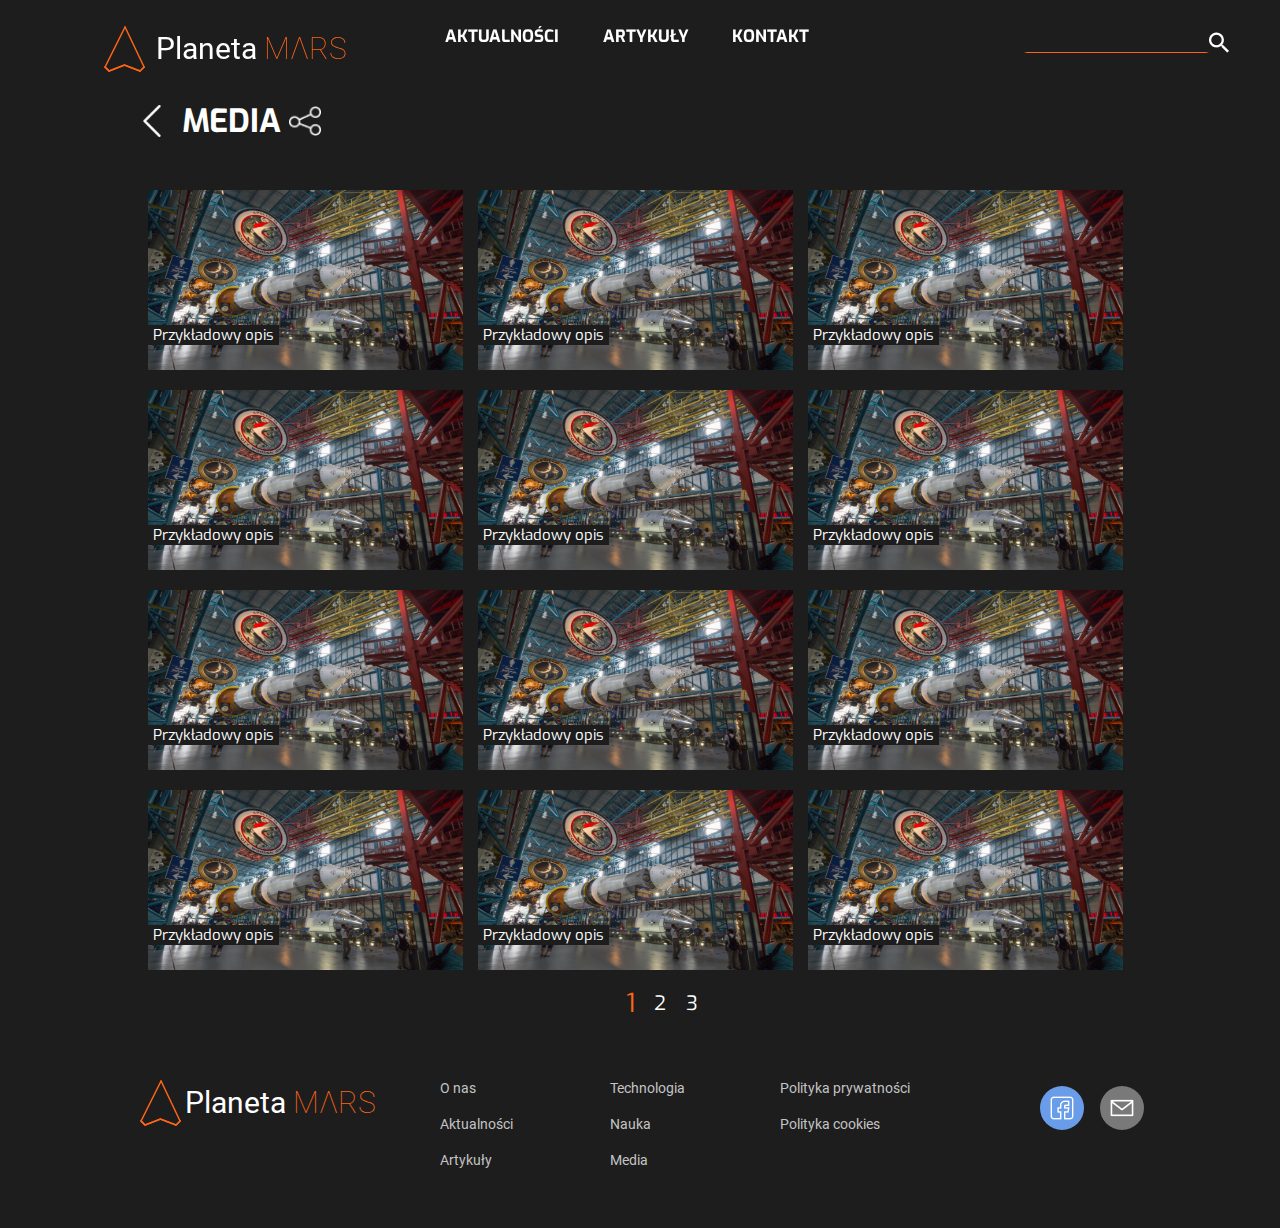
<file: media.html>
<!DOCTYPE html>
<html lang="en">

<head>
    <meta charset="UTF-8">
    <meta name="viewport" content="width=device-width, initial-scale=1.0">
    <!-- icons -->
    <link href="https://fonts.googleapis.com/css2?family=Roboto:wght@100&display=swap" rel="stylesheet">
    <link rel="stylesheet" href="https://stackpath.bootstrapcdn.com/font-awesome/4.7.0/css/font-awesome.min.css" integrity="sha384-wvfXpqpZZVQGK6TAh5PVlGOfQNHSoD2xbE+QkPxCAFlNEevoEH3Sl0sibVcOQVnN" crossorigin="anonymous">
    <!-- css -->
    <!-- navBar -->
    <link rel="stylesheet" href="css/style.css">
    <!-- rest_site -->
    <link rel="stylesheet" href="css/category.css">
    <title>Planeta Mars - MEDIA</title>
    <link rel="shortcut icon" href="img/components/icon.png">
</head>

<body>
   <div class="mobile_nav roboto_font">
        <div class="topbar">
            <div class="main_bar">
                <div class="logo_box">
                    <div class="logo"> </div> <span class="planet_icon_box"><span id="planet_icon"> Planeta</span> <span class="planet_icon_2">MΛRS
                    </span>
                    </span>
                </div>
                <div class="icons">
                    <img onclick="openSearch()" src="img/components/topbar_magnifying_glass.png" alt=""><img
                        onclick="openMenu()" src="img/components/hamburger.png" alt="">
                </div>
            </div>
            <div class="search_bar" style="display: none">
                <input type="text">
                <div class="icon"><img onclick="search()" src="img/components/topbar_magnifying_glass.png" alt="">
                    <img onclick="closeSearch()" src="img/components/close.png" alt=""></div>
            </div>
            <div class="hamburger_bar" style="display: none">
                <div class="logo"><img src="img/components/icon.png" alt=""></div>
                <div class="close"><img onclick="closeMenu()" src="img/components/close.png" alt=""></div>
            </div>
        </div>
        <div class="list">
            <ul>
                <li><a href="index.html#news">Aktualności</a></li>
                <li><a href="index.html#article">Artykuły</a></li>
                <li><a href="index.html#contact">Kontakt</a></li>
            </ul>
        </div>  
    </div>
    <div class="top_nav exo_font">
        <div class="container">
            <div class="col-1">
                <div class="logo_box">
                    <div class="logo"> </div> <span class="planet_icon_box"><span id="planet_icon"> Planeta</span> <span class="planet_icon_2">MΛRS
                    </span>
                    </span>
                </div>
            </div>
            <div class="col-2">
                <a href="index.html#news">AKTUALNOŚCI</a>
                <a href="index.html#article">ARTYKUŁY</a>
                <a href="index.html#contact">KONTAKT</a>
            </div>
            <div class="col-3">
                <div class="search_top_nav exo_font">
                    <input type="text" name="search" placeholder="" id="input_search_top">
                    <img src="img/components/topbar_magnifying_glass.png" alt="" onclick="document.getElementById('input_search_top').focus(); return false;">
                </div>
            </div>
        </div>
    </div>
    <section class="cat_content exo_font">
        <h2>
            <a href="index.html"><img src="img/components/skip.png" alt=""></a>
            MEDIA
            <img src="img/components/share.png" alt="">
        </h2>
        <div class="cat_tiles" id="slide1">
            <div class="tile">
                <a href="">
                    <img src="img/placeholder/99c696a6cf09df3824fc04cda808dca2.jpg" alt="">
                    <p class="desc">Przykładowy opis</p>
                </a>
            </div>
            <div class="tile">
                <a href="">
                    <img src="img/placeholder/99c696a6cf09df3824fc04cda808dca2.jpg" alt="">
                    <p class="desc">Przykładowy opis</p>
                </a>
            </div>
            <div class="tile">
                <a href="">
                    <img src="img/placeholder/99c696a6cf09df3824fc04cda808dca2.jpg" alt="">
                    <p class="desc">Przykładowy opis</p>
                </a>
            </div>
            <div class="tile">
                <a href="">
                    <img src="img/placeholder/99c696a6cf09df3824fc04cda808dca2.jpg" alt="">
                    <p class="desc">Przykładowy opis</p>
                </a>
            </div>
            <div class="tile">
                <a href="">
                    <img src="img/placeholder/99c696a6cf09df3824fc04cda808dca2.jpg" alt="">
                    <p class="desc">Przykładowy opis</p>
                </a>
            </div>
            <div class="tile">
                <a href="">
                    <img src="img/placeholder/99c696a6cf09df3824fc04cda808dca2.jpg" alt="">
                    <p class="desc">Przykładowy opis</p>
                </a>
            </div>
            <div class="tile">
                <a href="">
                    <img src="img/placeholder/99c696a6cf09df3824fc04cda808dca2.jpg" alt="">
                    <p class="desc">Przykładowy opis</p>
                </a>
            </div>
            <div class="tile">
                <a href="">
                    <img src="img/placeholder/99c696a6cf09df3824fc04cda808dca2.jpg" alt="">
                    <p class="desc">Przykładowy opis</p>
                </a>
            </div>
            <div class="tile">
                <a href="">
                    <img src="img/placeholder/99c696a6cf09df3824fc04cda808dca2.jpg" alt="">
                    <p class="desc">Przykładowy opis</p>
                </a>
            </div>
            <div class="tile">
                <a href="">
                    <img src="img/placeholder/99c696a6cf09df3824fc04cda808dca2.jpg" alt="">
                    <p class="desc">Przykładowy opis</p>
                </a>
            </div>
            <div class="tile">
                <a href="">
                    <img src="img/placeholder/99c696a6cf09df3824fc04cda808dca2.jpg" alt="">
                    <p class="desc">Przykładowy opis</p>
                </a>
            </div>
            <div class="tile">
                <a href="">
                    <img src="img/placeholder/99c696a6cf09df3824fc04cda808dca2.jpg" alt="">
                    <p class="desc">Przykładowy opis</p>
                </a>
            </div>
            <div class="tile">
                <a href="">
                    <img src="img/placeholder/99c696a6cf09df3824fc04cda808dca2.jpg" alt="">
                    <p class="desc">Przykładowy opis</p>
                </a>
            </div>
            <div class="tile">
                <a href="">
                    <img src="img/placeholder/99c696a6cf09df3824fc04cda808dca2.jpg" alt="">
                    <p class="desc">Przykładowy opis</p>
                </a>
            </div>
            <div class="tile">
                <a href="">
                    <img src="img/placeholder/99c696a6cf09df3824fc04cda808dca2.jpg" alt="">
                    <p class="desc">Przykładowy opis</p>
                </a>
            </div>
            <div class="tile">
                <a href="">
                    <img src="img/placeholder/99c696a6cf09df3824fc04cda808dca2.jpg" alt="">
                    <p class="desc">Przykładowy opis</p>
                </a>
            </div>
            <div class="tile">
                <a href="">
                    <img src="img/placeholder/99c696a6cf09df3824fc04cda808dca2.jpg" alt="">
                    <p class="desc">Przykładowy opis</p>
                </a>
            </div>
            <div class="tile">
                <a href="">
                    <img src="img/placeholder/99c696a6cf09df3824fc04cda808dca2.jpg" alt="">
                    <p class="desc">Przykładowy opis</p>
                </a>
            </div>
            <div class="tile">
                <a href="">
                    <img src="img/placeholder/99c696a6cf09df3824fc04cda808dca2.jpg" alt="">
                    <p class="desc">Przykładowy opis</p>
                </a>
            </div>
            <div class="tile">
                <a href="">
                    <img src="img/placeholder/99c696a6cf09df3824fc04cda808dca2.jpg" alt="">
                    <p class="desc">Przykładowy opis</p>
                </a>
            </div>
            <div class="tile">
                <a href="">
                    <img src="img/placeholder/99c696a6cf09df3824fc04cda808dca2.jpg" alt="">
                    <p class="desc">Przykładowy opis</p>
                </a>
            </div>
            <div class="tile">
                <a href="">
                    <img src="img/placeholder/99c696a6cf09df3824fc04cda808dca2.jpg" alt="">
                    <p class="desc">Przykładowy opis</p>
                </a>
            </div>
            <div class="tile">
                <a href="">
                    <img src="img/placeholder/99c696a6cf09df3824fc04cda808dca2.jpg" alt="">
                    <p class="desc">Przykładowy opis</p>
                </a>
            </div>
            <div class="tile">
                <a href="">
                    <img src="img/placeholder/99c696a6cf09df3824fc04cda808dca2.jpg" alt="">
                    <p class="desc">Przykładowy opis</p>
                </a>
            </div>
            <div class="tile">
                <a href="">
                    <img src="img/placeholder/99c696a6cf09df3824fc04cda808dca2.jpg" alt="">
                    <p class="desc">Przykładowy opis</p>
                </a>
            </div>
        </div>
    </section>
    <footer>
        <div id="foot_logo" class="exo_font">
            <div class="logo_box">
                    <div class="logo"> </div> <span class="planet_icon_box"><span id="planet_icon"> Planeta</span> <span class="planet_icon_2">MΛRS
                    </span>
                    </span>
                </div>
        </div>
        <div id="col1" class="footer-col">
            <ul>
                <li><a href="about.html">O nas</a></li>
                <li><a href="index.html#news">Aktualności</a></li>
                <li><a href="index.html#article">Artykuły</a></li>
            </ul>
        </div>
        <div id="col2" class="footer-col">
            <ul>
                <li><a href="technology.html">Technologia</a></li>
                <li><a href="science.html">Nauka</a></li>
                <li><a href="media.html">Media</a></li>
            </ul>
        </div>
        <div id="col3" class="footer-col">
            <ul>
                <li><a href="article.html">Polityka prywatności</a></li>
                <li><a href="article.html">Polityka cookies</a></li>
            </ul>
        </div>
        <div id="social">
            <div class="social_icon facebook">
                <a href="https://www.facebook.com/"><img src="img/social/facebook.png"></a>
            </div>
            <div class="social_icon mail">
                <img src="img/social/mail.png">
            </div>
        </div>
    </footer>
    <script src="scripts/category_tiles.js"></script>
    <script src="scripts/topbar.js"></script>
</body>

</html>
</file>
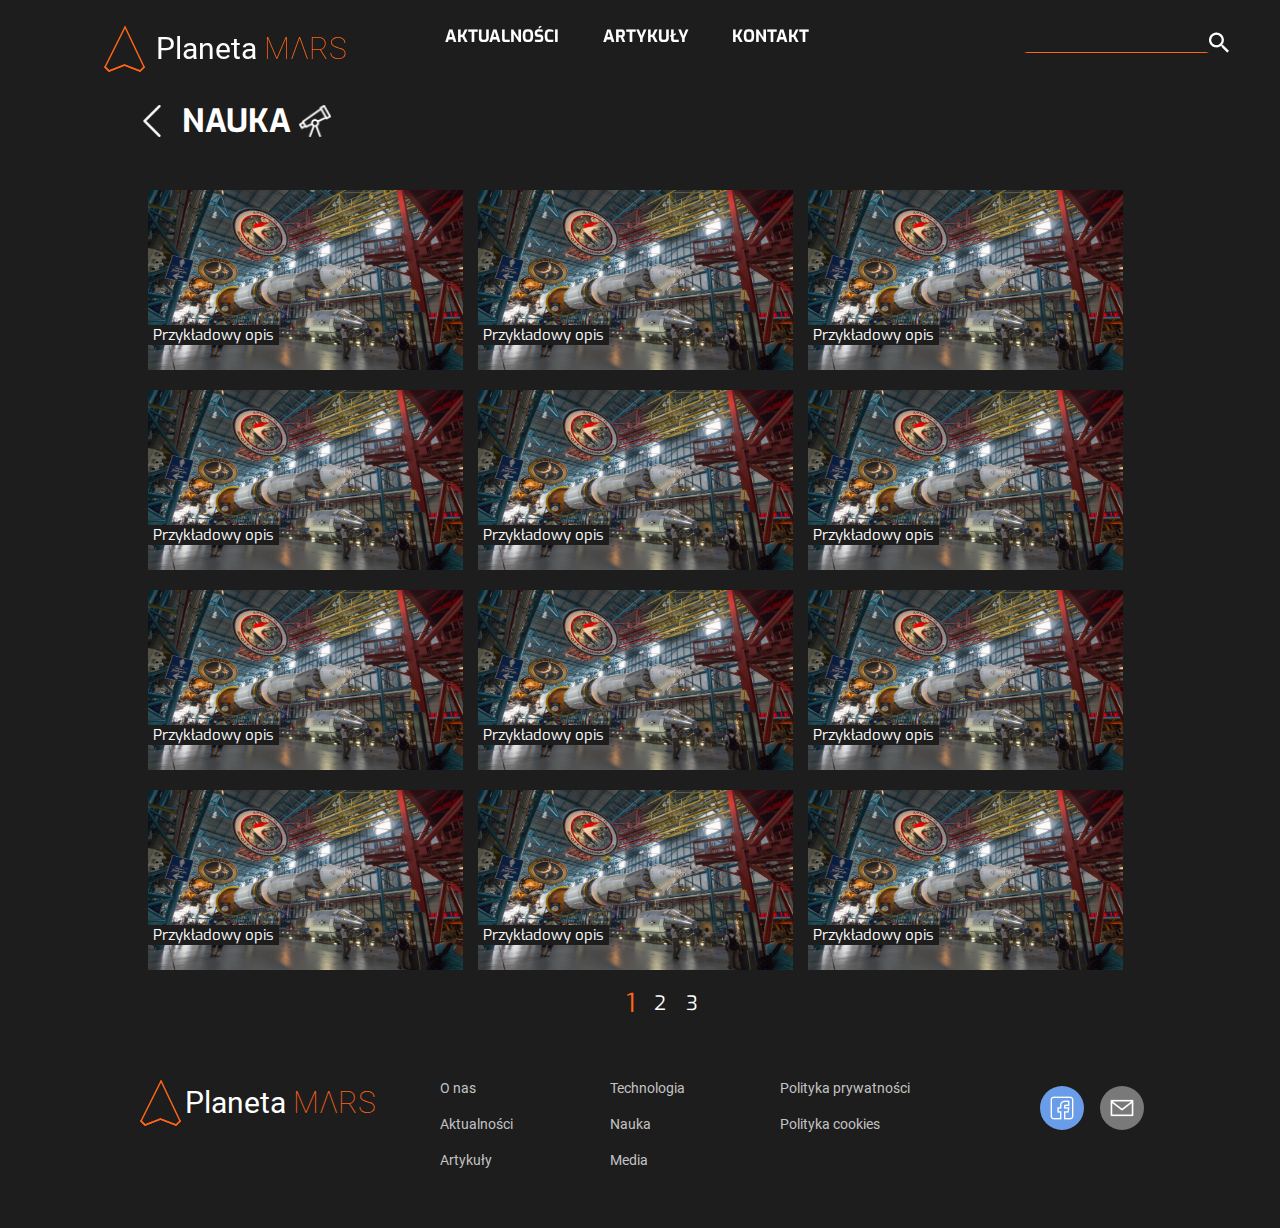
<file: science.html>
<!DOCTYPE html>
<html lang="en">

<head>
    <meta charset="UTF-8">
    <meta name="viewport" content="width=device-width, initial-scale=1.0">
    <!-- icons -->
    <link href="https://fonts.googleapis.com/css2?family=Roboto:wght@100&display=swap" rel="stylesheet">
    <link rel="stylesheet" href="https://stackpath.bootstrapcdn.com/font-awesome/4.7.0/css/font-awesome.min.css" integrity="sha384-wvfXpqpZZVQGK6TAh5PVlGOfQNHSoD2xbE+QkPxCAFlNEevoEH3Sl0sibVcOQVnN" crossorigin="anonymous">
    <!-- css -->
    <!-- navBar -->
    <link rel="stylesheet" href="css/style.css">
    <!-- rest_site -->
    <link rel="stylesheet" href="css/category.css">
    <title>Planeta Mars - NAUKA</title>
    <link rel="shortcut icon" href="img/components/icon.png">
</head>

<body>
  <div class="mobile_nav roboto_font">
        <div class="topbar">
            <div class="main_bar">
                <div class="logo_box">
                    <div class="logo"> </div> <span class="planet_icon_box"><span id="planet_icon"> Planeta</span> <span class="planet_icon_2">MΛRS
                    </span>
                    </span>
                </div>
                <div class="icons">
                    <img onclick="openSearch()" src="img/components/topbar_magnifying_glass.png" alt=""><img
                        onclick="openMenu()" src="img/components/hamburger.png" alt="">
                </div>
            </div>
            <div class="search_bar" style="display: none">
                <input type="text">
                <div class="icon"><img onclick="search()" src="img/components/topbar_magnifying_glass.png" alt="">
                    <img onclick="closeSearch()" src="img/components/close.png" alt=""></div>
            </div>
            <div class="hamburger_bar" style="display: none">
                <div class="logo"><img src="img/components/icon.png" alt=""></div>
                <div class="close"><img onclick="closeMenu()" src="img/components/close.png" alt=""></div>
            </div>
        </div>
        <div class="list">
            <ul>
                <li><a href="index.html#news">Aktualności</a></li>
                <li><a href="index.html#article">Artykuły</a></li>
                <li><a href="index.html#contact">Kontakt</a></li>
            </ul>
        </div>  
    </div>
    <div class="top_nav exo_font">
        <div class="container">
            <div class="col-1">
                <div class="logo_box">
                    <div class="logo"> </div> <span class="planet_icon_box"><span id="planet_icon"> Planeta</span> <span class="planet_icon_2">MΛRS
                    </span>
                    </span>
                </div>
            </div>
            <div class="col-2">
                <a href="index.html#news">AKTUALNOŚCI</a>
                <a href="index.html#article">ARTYKUŁY</a>
                <a href="index.html#contact">KONTAKT</a>
            </div>
            <div class="col-3">
                <div class="search_top_nav exo_font">
                    <input type="text" name="search" placeholder="" id="input_search_top">
                    <img src="img/components/topbar_magnifying_glass.png" alt="" onclick="document.getElementById('input_search_top').focus(); return false;">
                </div>
            </div>
        </div>
    </div>
    <section class="cat_content exo_font">
        <h2>
            <a href="index.html"><img src="img/components/skip.png" alt=""></a>
            NAUKA
            <img src="img/components/telescope.png" alt="">
        </h2>
        <div class="cat_tiles" id="slide1">
            <div class="tile">
                <a href="">
                    <img src="img/placeholder/99c696a6cf09df3824fc04cda808dca2.jpg" alt="">
                    <p class="desc">Przykładowy opis</p>
                </a>
            </div>
            <div class="tile">
                <a href="">
                    <img src="img/placeholder/99c696a6cf09df3824fc04cda808dca2.jpg" alt="">
                    <p class="desc">Przykładowy opis</p>
                </a>
            </div>
            <div class="tile">
                <a href="">
                    <img src="img/placeholder/99c696a6cf09df3824fc04cda808dca2.jpg" alt="">
                    <p class="desc">Przykładowy opis</p>
                </a>
            </div>
            <div class="tile">
                <a href="">
                    <img src="img/placeholder/99c696a6cf09df3824fc04cda808dca2.jpg" alt="">
                    <p class="desc">Przykładowy opis</p>
                </a>
            </div>
            <div class="tile">
                <a href="">
                    <img src="img/placeholder/99c696a6cf09df3824fc04cda808dca2.jpg" alt="">
                    <p class="desc">Przykładowy opis</p>
                </a>
            </div>
            <div class="tile">
                <a href="">
                    <img src="img/placeholder/99c696a6cf09df3824fc04cda808dca2.jpg" alt="">
                    <p class="desc">Przykładowy opis</p>
                </a>
            </div>
            <div class="tile">
                <a href="">
                    <img src="img/placeholder/99c696a6cf09df3824fc04cda808dca2.jpg" alt="">
                    <p class="desc">Przykładowy opis</p>
                </a>
            </div>
            <div class="tile">
                <a href="">
                    <img src="img/placeholder/99c696a6cf09df3824fc04cda808dca2.jpg" alt="">
                    <p class="desc">Przykładowy opis</p>
                </a>
            </div>
            <div class="tile">
                <a href="">
                    <img src="img/placeholder/99c696a6cf09df3824fc04cda808dca2.jpg" alt="">
                    <p class="desc">Przykładowy opis</p>
                </a>
            </div>
            <div class="tile">
                <a href="">
                    <img src="img/placeholder/99c696a6cf09df3824fc04cda808dca2.jpg" alt="">
                    <p class="desc">Przykładowy opis</p>
                </a>
            </div>
            <div class="tile">
                <a href="">
                    <img src="img/placeholder/99c696a6cf09df3824fc04cda808dca2.jpg" alt="">
                    <p class="desc">Przykładowy opis</p>
                </a>
            </div>
            <div class="tile">
                <a href="">
                    <img src="img/placeholder/99c696a6cf09df3824fc04cda808dca2.jpg" alt="">
                    <p class="desc">Przykładowy opis</p>
                </a>
            </div>
            <div class="tile">
                <a href="">
                    <img src="img/placeholder/99c696a6cf09df3824fc04cda808dca2.jpg" alt="">
                    <p class="desc">Przykładowy opis</p>
                </a>
            </div>
            <div class="tile">
                <a href="">
                    <img src="img/placeholder/99c696a6cf09df3824fc04cda808dca2.jpg" alt="">
                    <p class="desc">Przykładowy opis</p>
                </a>
            </div>
            <div class="tile">
                <a href="">
                    <img src="img/placeholder/99c696a6cf09df3824fc04cda808dca2.jpg" alt="">
                    <p class="desc">Przykładowy opis</p>
                </a>
            </div>
            <div class="tile">
                <a href="">
                    <img src="img/placeholder/99c696a6cf09df3824fc04cda808dca2.jpg" alt="">
                    <p class="desc">Przykładowy opis</p>
                </a>
            </div>
            <div class="tile">
                <a href="">
                    <img src="img/placeholder/99c696a6cf09df3824fc04cda808dca2.jpg" alt="">
                    <p class="desc">Przykładowy opis</p>
                </a>
            </div>
            <div class="tile">
                <a href="">
                    <img src="img/placeholder/99c696a6cf09df3824fc04cda808dca2.jpg" alt="">
                    <p class="desc">Przykładowy opis</p>
                </a>
            </div>
            <div class="tile">
                <a href="">
                    <img src="img/placeholder/99c696a6cf09df3824fc04cda808dca2.jpg" alt="">
                    <p class="desc">Przykładowy opis</p>
                </a>
            </div>
            <div class="tile">
                <a href="">
                    <img src="img/placeholder/99c696a6cf09df3824fc04cda808dca2.jpg" alt="">
                    <p class="desc">Przykładowy opis</p>
                </a>
            </div>
            <div class="tile">
                <a href="">
                    <img src="img/placeholder/99c696a6cf09df3824fc04cda808dca2.jpg" alt="">
                    <p class="desc">Przykładowy opis</p>
                </a>
            </div>
            <div class="tile">
                <a href="">
                    <img src="img/placeholder/99c696a6cf09df3824fc04cda808dca2.jpg" alt="">
                    <p class="desc">Przykładowy opis</p>
                </a>
            </div>
            <div class="tile">
                <a href="">
                    <img src="img/placeholder/99c696a6cf09df3824fc04cda808dca2.jpg" alt="">
                    <p class="desc">Przykładowy opis</p>
                </a>
            </div>
            <div class="tile">
                <a href="">
                    <img src="img/placeholder/99c696a6cf09df3824fc04cda808dca2.jpg" alt="">
                    <p class="desc">Przykładowy opis</p>
                </a>
            </div>
            <div class="tile">
                <a href="">
                    <img src="img/placeholder/99c696a6cf09df3824fc04cda808dca2.jpg" alt="">
                    <p class="desc">Przykładowy opis</p>
                </a>
            </div>
        </div>
    </section>
    <footer>
        <div id="foot_logo" class="exo_font">
            <div class="logo_box">
                    <div class="logo"> </div> <span class="planet_icon_box"><span id="planet_icon"> Planeta</span> <span class="planet_icon_2">MΛRS
                    </span>
                    </span>
                </div>
        </div>
        <div id="col1" class="footer-col">
            <ul>
                <li><a href="about.html">O nas</a></li>
                <li><a href="index.html#news">Aktualności</a></li>
                <li><a href="index.html#article">Artykuły</a></li>
            </ul>
        </div>
        <div id="col2" class="footer-col">
            <ul>
                <li><a href="technology.html">Technologia</a></li>
                <li><a href="science.html">Nauka</a></li>
                <li><a href="media.html">Media</a></li>
            </ul>
        </div>
        <div id="col3" class="footer-col">
            <ul>
                <li><a href="article.html">Polityka prywatności</a></li>
                <li><a href="article.html">Polityka cookies</a></li>
            </ul>
        </div>
        <div id="social">
            <div class="social_icon facebook">
                <a href="https://www.facebook.com/"><img src="img/social/facebook.png"></a>
            </div>
            <div class="social_icon mail">
                <img src="img/social/mail.png">
            </div>
        </div>
    </footer>
    <script src="scripts/category_tiles.js"></script>
    <script src="scripts/topbar.js"></script>
</body>

</html>
</file>
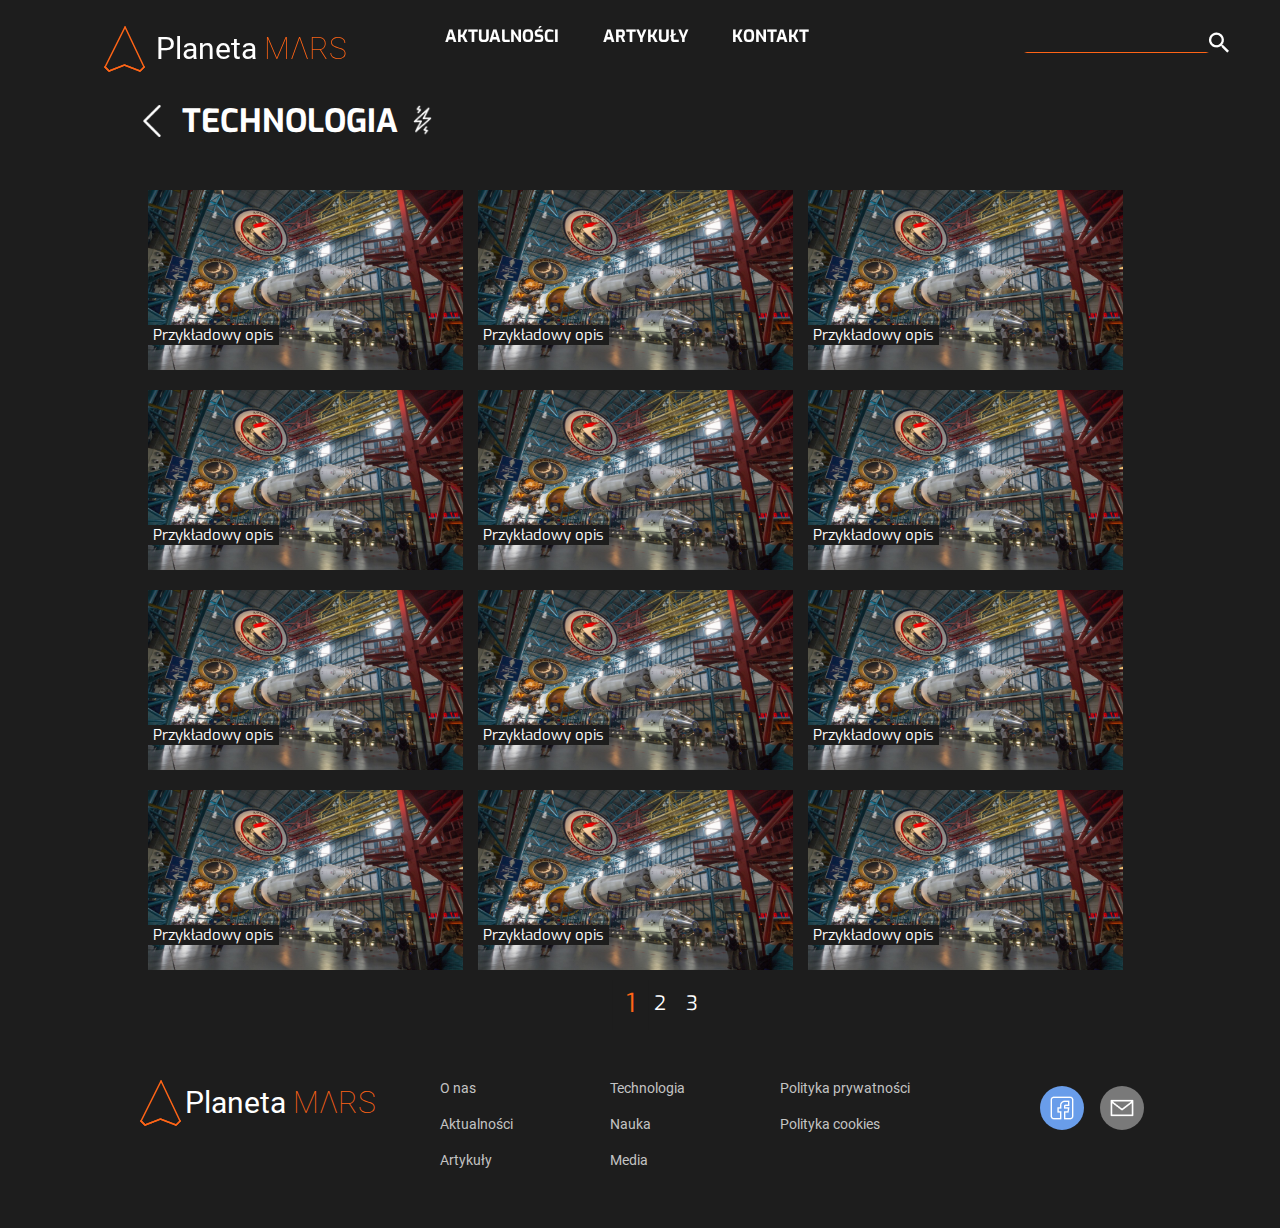
<file: technology.html>
<!DOCTYPE html>
<html lang="en">

<head>
    <meta charset="UTF-8">
    <meta name="viewport" content="width=device-width, initial-scale=1.0">
    <!-- icons -->
    <link href="https://fonts.googleapis.com/css2?family=Roboto:wght@100&display=swap" rel="stylesheet">
    <link rel="stylesheet" href="https://stackpath.bootstrapcdn.com/font-awesome/4.7.0/css/font-awesome.min.css" integrity="sha384-wvfXpqpZZVQGK6TAh5PVlGOfQNHSoD2xbE+QkPxCAFlNEevoEH3Sl0sibVcOQVnN" crossorigin="anonymous">
    <!-- css -->
    <!-- navBar -->
    <link rel="stylesheet" href="css/style.css">
    <!-- rest_site -->
    <link rel="stylesheet" href="css/category.css">
    <title>Planeta Mars - Technologia</title>
    <link rel="shortcut icon" href="img/components/icon.png">
</head>

<body>
   <div class="mobile_nav roboto_font">
        <div class="topbar">
            <div class="main_bar">
                <div class="logo_box">
                    <div class="logo"> </div> <span class="planet_icon_box"><span id="planet_icon"> Planeta</span> <span class="planet_icon_2">MΛRS
                    </span>
                    </span>
                </div>
                <div class="icons">
                    <img onclick="openSearch()" src="img/components/topbar_magnifying_glass.png" alt=""><img
                        onclick="openMenu()" src="img/components/hamburger.png" alt="">
                </div>
            </div>
            <div class="search_bar" style="display: none">
                <input type="text">
                <div class="icon"><img onclick="search()" src="img/components/topbar_magnifying_glass.png" alt="">
                    <img onclick="closeSearch()" src="img/components/close.png" alt=""></div>
            </div>
            <div class="hamburger_bar" style="display: none">
                <div class="logo"><img src="img/components/icon.png" alt=""></div>
                <div class="close"><img onclick="closeMenu()" src="img/components/close.png" alt=""></div>
            </div>
        </div>
        <div class="list">
            <ul>
                <li><a href="index.html#news">Aktualności</a></li>
                <li><a href="index.html#article">Artykuły</a></li>
                <li><a href="index.html#contact">Kontakt</a></li>
            </ul>
        </div>  
    </div>
    <div class="top_nav exo_font">
        <div class="container">
            <div class="col-1">
                <div class="logo_box">
                    <div class="logo"> </div> <span class="planet_icon_box"><span id="planet_icon"> Planeta</span> <span class="planet_icon_2">MΛRS
                    </span>
                    </span>
                </div>
            </div>
            <div class="col-2">
                <a href="index.html#news">AKTUALNOŚCI</a>
                <a href="index.html#article">ARTYKUŁY</a>
                <a href="index.html#contact">KONTAKT</a>
            </div>
            <div class="col-3">
                <div class="search_top_nav exo_font">
                    <input type="text" name="search" placeholder="" id="input_search_top">
                    <img src="img/components/topbar_magnifying_glass.png" alt="" onclick="document.getElementById('input_search_top').focus(); return false;">
                </div>
            </div>
        </div>
    </div>
    <section class="cat_content exo_font">
        <h2>
            <a href="index.html"><img src="img/components/skip.png" alt=""></a>
            TECHNOLOGIA
            <img src="img/components/energy.png" alt="">
        </h2>
        <div class="cat_tiles" id="slide1">
            <div class="tile">
                <a href="">
                    <img src="img/placeholder/99c696a6cf09df3824fc04cda808dca2.jpg" alt="">
                    <p class="desc">Przykładowy opis</p>
                </a>
            </div>
            <div class="tile">
                <a href="">
                    <img src="img/placeholder/99c696a6cf09df3824fc04cda808dca2.jpg" alt="">
                    <p class="desc">Przykładowy opis</p>
                </a>
            </div>
            <div class="tile">
                <a href="">
                    <img src="img/placeholder/99c696a6cf09df3824fc04cda808dca2.jpg" alt="">
                    <p class="desc">Przykładowy opis</p>
                </a>
            </div>
            <div class="tile">
                <a href="">
                    <img src="img/placeholder/99c696a6cf09df3824fc04cda808dca2.jpg" alt="">
                    <p class="desc">Przykładowy opis</p>
                </a>
            </div>
            <div class="tile">
                <a href="">
                    <img src="img/placeholder/99c696a6cf09df3824fc04cda808dca2.jpg" alt="">
                    <p class="desc">Przykładowy opis</p>
                </a>
            </div>
            <div class="tile">
                <a href="">
                    <img src="img/placeholder/99c696a6cf09df3824fc04cda808dca2.jpg" alt="">
                    <p class="desc">Przykładowy opis</p>
                </a>
            </div>
            <div class="tile">
                <a href="">
                    <img src="img/placeholder/99c696a6cf09df3824fc04cda808dca2.jpg" alt="">
                    <p class="desc">Przykładowy opis</p>
                </a>
            </div>
            <div class="tile">
                <a href="">
                    <img src="img/placeholder/99c696a6cf09df3824fc04cda808dca2.jpg" alt="">
                    <p class="desc">Przykładowy opis</p>
                </a>
            </div>
            <div class="tile">
                <a href="">
                    <img src="img/placeholder/99c696a6cf09df3824fc04cda808dca2.jpg" alt="">
                    <p class="desc">Przykładowy opis</p>
                </a>
            </div>
            <div class="tile">
                <a href="">
                    <img src="img/placeholder/99c696a6cf09df3824fc04cda808dca2.jpg" alt="">
                    <p class="desc">Przykładowy opis</p>
                </a>
            </div>
            <div class="tile">
                <a href="">
                    <img src="img/placeholder/99c696a6cf09df3824fc04cda808dca2.jpg" alt="">
                    <p class="desc">Przykładowy opis</p>
                </a>
            </div>
            <div class="tile">
                <a href="">
                    <img src="img/placeholder/99c696a6cf09df3824fc04cda808dca2.jpg" alt="">
                    <p class="desc">Przykładowy opis</p>
                </a>
            </div>
            <div class="tile">
                <a href="">
                    <img src="img/placeholder/99c696a6cf09df3824fc04cda808dca2.jpg" alt="">
                    <p class="desc">Przykładowy opis</p>
                </a>
            </div>
            <div class="tile">
                <a href="">
                    <img src="img/placeholder/99c696a6cf09df3824fc04cda808dca2.jpg" alt="">
                    <p class="desc">Przykładowy opis</p>
                </a>
            </div>
            <div class="tile">
                <a href="">
                    <img src="img/placeholder/99c696a6cf09df3824fc04cda808dca2.jpg" alt="">
                    <p class="desc">Przykładowy opis</p>
                </a>
            </div>
            <div class="tile">
                <a href="">
                    <img src="img/placeholder/99c696a6cf09df3824fc04cda808dca2.jpg" alt="">
                    <p class="desc">Przykładowy opis</p>
                </a>
            </div>
            <div class="tile">
                <a href="">
                    <img src="img/placeholder/99c696a6cf09df3824fc04cda808dca2.jpg" alt="">
                    <p class="desc">Przykładowy opis</p>
                </a>
            </div>
            <div class="tile">
                <a href="">
                    <img src="img/placeholder/99c696a6cf09df3824fc04cda808dca2.jpg" alt="">
                    <p class="desc">Przykładowy opis</p>
                </a>
            </div>
            <div class="tile">
                <a href="">
                    <img src="img/placeholder/99c696a6cf09df3824fc04cda808dca2.jpg" alt="">
                    <p class="desc">Przykładowy opis</p>
                </a>
            </div>
            <div class="tile">
                <a href="">
                    <img src="img/placeholder/99c696a6cf09df3824fc04cda808dca2.jpg" alt="">
                    <p class="desc">Przykładowy opis</p>
                </a>
            </div>
            <div class="tile">
                <a href="">
                    <img src="img/placeholder/99c696a6cf09df3824fc04cda808dca2.jpg" alt="">
                    <p class="desc">Przykładowy opis</p>
                </a>
            </div>
            <div class="tile">
                <a href="">
                    <img src="img/placeholder/99c696a6cf09df3824fc04cda808dca2.jpg" alt="">
                    <p class="desc">Przykładowy opis</p>
                </a>
            </div>
            <div class="tile">
                <a href="">
                    <img src="img/placeholder/99c696a6cf09df3824fc04cda808dca2.jpg" alt="">
                    <p class="desc">Przykładowy opis</p>
                </a>
            </div>
            <div class="tile">
                <a href="">
                    <img src="img/placeholder/99c696a6cf09df3824fc04cda808dca2.jpg" alt="">
                    <p class="desc">Przykładowy opis</p>
                </a>
            </div>
            <div class="tile">
                <a href="">
                    <img src="img/placeholder/99c696a6cf09df3824fc04cda808dca2.jpg" alt="">
                    <p class="desc">Przykładowy opis</p>
                </a>
            </div>
        </div>
    </section>
    <footer>
        <div id="foot_logo" class="exo_font">
            <div class="logo_box">
                    <div class="logo"> </div> <span class="planet_icon_box"><span id="planet_icon"> Planeta</span> <span class="planet_icon_2">MΛRS
                    </span>
                    </span>
                </div>
        </div>
        <div id="col1" class="footer-col">
            <ul>
                <li><a href="about.html">O nas</a></li>
                <li><a href="index.html#news">Aktualności</a></li>
                <li><a href="index.html#article">Artykuły</a></li>
            </ul>
        </div>
        <div id="col2" class="footer-col">
            <ul>
                <li><a href="technology.html">Technologia</a></li>
                <li><a href="science.html">Nauka</a></li>
                <li><a href="media.html">Media</a></li>
            </ul>
        </div>
        <div id="col3" class="footer-col">
            <ul>
                <li><a href="article.html">Polityka prywatności</a></li>
                <li><a href="article.html">Polityka cookies</a></li>
            </ul>
        </div>
        <div id="social">
            <div class="social_icon facebook">
                <a href="https://www.facebook.com/"><img src="img/social/facebook.png"></a>
            </div>
            <div class="social_icon mail">
                <img src="img/social/mail.png">
            </div>
        </div>
    </footer>
    <script src="scripts/category_tiles.js"></script>
    <script src="scripts/topbar.js"></script>
</body>

</html>
</file>
<file: css/style.css>
@media only screen and (max-width: 1000px) {
    .logo_box {
        display: inline-block;
        position: relative;
        top: 7px;
    }

    .logo {
        display: inline-block;
        width: 42px;
        height: 47px;
        background-image: url(../img/components/icon.png);
        background-size: cover;
        position: relative;
        left: 0;
    }

    .planet_icon_box {
        position: absolute;
        top: 5px;
        left: 50px;
    }

    footer {
        position: relative;
        margin: 0 auto;
        width: 95vw;
        margin-bottom: 40px;
    }

    footer > div {
        height: 100%;
    }

    #foot_logo {
        font-size: 30px;
        font-weight: bold;
        text-align: center;
    }

    #foot_logo img {
        width: 42px;
        height: 47px;
    }

    #foot_logo .helper {
        height: 47px;
        position: relative;
        margin: 30px 0;
    }

    #foot_logo .helper span {
        position: relative;
        top: -12px;
        left: 10px;
    }

    .footer-col {
        font-family: Roboto;
        font-style: normal;
        font-size: 14px;
        line-height: 16px;
        display: inline-block;
        width: 49%;
    }

    .footer-col:nth-of-type(3) {
        text-align: right;
    }

    .footer-col ul li {
        list-style: none;
        margin-bottom: 20px;
    }

    .footer-col ul li a {
        color: #C4C4C4;
        text-decoration: none;
    }

    #social {
        text-align: left;
    }

    .top_nav {
        display: none;
    }
    footer .planet_icon_box{
        left:0 !important;
        position: relative;
        top: -15px
    }
}

@media only screen and (min-width: 1000px) {
    footer .planet_icon_box{
        left:45px;}
    .logo_box {
        display: inline-block;
        margin: 0 auto;
    }

    .logo {
        display: inline-block;
        width: 42px;
        height: 47px;
        background-image: url(../img/components/icon.png);
        background-size: cover;
        position: relative;
        left: 0;
    }

    .planet_icon_box {
        position: absolute;
        top: 5px;
        left: 156px;
    }

    footer {
        display: grid;
        grid-template-columns: 30% 17% 17% 17% 20%;
        position: relative;
        margin: 0 auto;
        width: 1000px;
        margin-bottom: 40px;
    }

    footer > div {
        height: 100%;
    }

    #foot_logo {
        font-size: 30px;
        font-weight: bold;
    }

    #foot_logo img {
        width: 42px;
        height: 47px;
    }

    #foot_logo .helper {
        height: 47px;
        position: relative;
        margin-top: 30px;
    }

    #foot_logo .helper span {
        position: relative;
        top: -12px;
        left: 10px;
    }

    .footer-col {
        font-family: Roboto;
        font-style: normal;
        font-size: 14px;
        line-height: 16px;
    }

    .footer-col ul li {
        list-style: none;
        margin-bottom: 20px;
    }

    .footer-col ul li a {
        color: #C4C4C4;
        text-decoration: none;
    }

    #social {
        text-align: right
    }

    .mobile_nav {
        display: none;
    }
}

* {
    box-sizing: border-box;
}

@font-face {
    font-family: Exo;
    src: url(../fonts/Exo-VariableFont_wght.ttf)
}

@font-face {
    font-family: Roboto;
    src: url(../fonts/Roboto-Regular.ttf)
}

* {
    margin: 0;
    padding: 0;
    box-sizing: border-box;
    color: white;
}

body {
    overflow-x: hidden;
    background-color: #1D1D1D;
}

.exo_font {
    font-family: Exo;
    font-style: normal;
}

.top_nav {
    font-size: 17px;
    text-align: center;
    position: fixed;
    top: 0px;
    z-index: 11;
    height: 85px;
}

.top_nav .container {
    width: 98vw;
    position: relative;
    margin: 0 auto;
    top: 2vw;
    display: grid;
    grid-template-columns: 250px auto 250px;
}

.logo_box span {

    font-family: Roboto;
    padding-bottom: 5%;
    font-size: 30px;

}

.logo_box .planet_icon {
    font-weight: 600;
    color: #707070;
}

.logo_box .planet_icon_2 {
    font-weight: 100;
    color: #FF6416;
}

.top_nav a {
    color: white;
    text-align: center;
    padding: 1.5vw;
    text-decoration: none;
    font-size: 17px;
    font-style: normal;
    font-weight: bold;
    line-height: 23px;
    transition: .1s linear;
}

.top_nav a:hover {
    color: #FF6416;
}

.top_nav a.active {
    background-color: transparent;
    color: black;
}

search_top_nav .fa {
    font-weight: lighter;
}

button:focus {
    outline: 0 !important;
}

.more:hover {
    filter: invert(49%) sepia(49%) saturate(3635%) hue-rotate(349deg) brightness(100%) contrast(104%);

}

.search_top_nav input {
    background-color: transparent;
    border-style: hidden hidden groove;
    outline: none;
    border: transparent;
    border-bottom: #FF6416;
    border-bottom-width: 1px;
    border-style: solid;
    font-size: 15px;
    line-height: 20px;
    font-family: Exo;
}

.search_top_nav input:focus {
    border-bottom-width: 4px;
    border-bottom: #ff6b16;
}

.search_top_nav img {
    position: relative;
    top: 6px;
    left: -5px;
}

.search_top_nav input:focus {
    outline: none;
    border-style: hidden hidden groove;
    border-bottom: #FF6416;
    border-style: solid;
}

.search_top_nav input::placeholder {
    color: white;
}

.search_top_nav .fa {
    color: white;
    font-size: 2.2vh;
}
.search_top_nav img{
    cursor: pointer;
}

.roboto_font {
    font-family: Roboto;
    font-style: normal;
}

#social > .social_icon {
    width: 44px;
    height: 44px;
    border-radius: 22px;
    cursor: pointer;
    display: inline-block;
    margin: 6px;
    transition: .1s linear;
}

#social .facebook {
    background-color: #699DEA;
}

#social .facebook:hover {
    background-color: #385888;
}

#social .mail {
    background-color: #797979;
}

#social .mail:hover {
    background-color: #FF6416;
}

#social img {
    margin: 10px;
}

.mobile_nav {
    position: fixed;
    z-index: 11;
    background: #1d1d1d;
    width: 100vw;
    height: 60px;
}

.mobile_nav .topbar > div {
    width: 95vw;
    height: 60px;
    position: relative;
    margin: 0 auto;
    display: grid;
    grid-template-columns: 50% 50%;
}

.mobile_nav .topbar > .search_bar {
    grid-template-columns: 75% 25%;
}

.mobile_nav .icons,
.mobile_nav .icon,
.mobile_nav .close {
    text-align: right;
}

.mobile_nav .icons img,
.mobile_nav .icon img,
.mobile_nav .close img {
    margin-top: 20px;
    margin-right: 20px;
}

.mobile_nav .list {
    position: fixed;
    z-index: 10;
    width: 100vw;
    background: #1d1d1d;
    font-weight: bold;
    top: -100%;
    transition: .1s linear;
}

.mobile_nav .list ul {
    margin-top: 10px;
    text-decoration: none;
}

.mobile_nav .list ul li {
    list-style: none;
    padding: 13px 30px;
    border-bottom: 1px solid white;
}

.mobile_nav .list ul li:last-of-type {
    border: none;
}

.mobile_nav .list ul li a {
    text-decoration: none;
}

.search_bar input {
    background-color: #1d1d1d;
    color: white;
    font-family: 'Roboto';
    border-bottom: 1px solid #FF6416;
    outline: none;
    height: 40px;
    font-weight: bolder;
    font-size: 16px;
    margin-top: 10px;
    width: 90%;
    position: relative;
    left: 7%;
}

.search_bar input:active {
    border-bottom: 1px solid #FF6416;
    outline: none;
}

.credits {
    font-family: Roboto;
    text-align: center;
    margin-bottom: 2px;
    font-weight: 200;
}

footer .planet_icon_box{
    left:45px;
    font-weight: normal;
}
.mobile_nav .planet_icon_box span{
    font-size: 22px !important;
}
</file>
<file: css/main_site.css>
html {
    scroll-behavior: smooth;
  }
  .planet_icon{
    color: white;
}

@media only screen and (max-width: 1000px) {
    .intro_social {
        display: none;
    }

    .intro h1 {
        font-weight: bold;
        font-size: 25px;
        letter-spacing: 2px;
    }

    .intro_text {
        position: absolute;
        top: 45vh;
        left: 10vw;
        display: grid;
    }

    .intro p {
        font-size: 12px;
        line-height: 23px;
        margin-top: 15px;
    }

    .intro button,
    #contact_form button {
        width: 170px;
        height: 44px;
        font-size: 17px;
        line-height: 27px;
        margin-top: 24px;
    }

    .news h1 {
        font-size: 25px;
        line-height: 59px;
    }

    .news_tiles {
        width: 95vw;
        grid-template-columns: 100%;
    }

    .news_article {
        width: 100%;
        margin: 10px 0;
    }

    .news_article img {
        width: 100%;
        height: 214px;
    }

    .news_text {
        font-size: 12px;
    }

    .prev,
    .next {
        display: none;
    }

    .carousel_blur {
        display: none
    }

    .carousel {
        padding: 0 0 0 2.5vw;
        width: 100vw;
        overflow-x: hidden;
    }

    .carousel ul {
        display: flex;
        width: 100vw;
        transition: .5s ease-in-out;
        overflow: scroll;
    }

    .carousel_title {
        font-size: 22px;
        text-transform: uppercase;
        font-weight: bold;
    }

    .carousel_title img {
        height: 25px;
    }

    .lightning {
        position: relative;
        top: 6px;
        height: 25px;
    }

    .carousel_tile {
        list-style: none;
        display: inline;
        font-size: 14px;
        position: relative;
        margin: 8px;
        transition: .1s linear;
        cursor: pointer;
        min-width: 50vw;
        overflow: hidden;
    }

    .carousel_tile:hover {
        filter: brightness(.6);
    }

    .carousel_tile img {
        height: 262px;
        position: relative;
        margin: 0 auto;
    }

    .carousel_text {
        background-color: #1d1d1d;
        max-width: 40vw;
        position: absolute;
        bottom: 23px;
        line-height: 21px;
        padding-right: 5px;
    }

    .more {
        margin-top: 10px;
        position: relative;
        left: calc(100% - 50px);
    }

    #main_aside {
        background-color: gray;
        width: 95vw;
        height: 130px;
        padding-top: 55px;
        position: relative;
        margin: 50px auto;
        text-align: center;
    }

    #main_aside p {
        color: black;
        font-weight: bold;
        font-size: 20px;
    }

    #contact_form {
        position: relative;
        width: 95vw;
        margin: 0 auto;
        text-align: center;
        margin-bottom: 100px;
    }

    #contact_form h1 {
        font-size: 25px;
        margin-bottom: 25px;
    }

    .contact_helper {
        display: grid;
        grid-template-columns: 100%;
        text-align: center;
    }

    .contact_intro {
        font-size: 16px;
        margin-bottom: 20px;
    }

    form {
        font-family: Roboto !important;
    }

    textarea {
        resize: none;
        width: 100%;
        height: 200px;
        transition: .1s linear;
        border: 3px solid #1d1d1d;
        margin-bottom: 10px;
    }

    #contact_form input {
        height: 36px;
        padding-left: 10px;
        transition: .1s linear;
        border: 3px solid #1d1d1d;
        width: 100%;
        margin-bottom: 10px;
    }

    #contact_form input:hover,
    textarea:hover,
    textarea:focus,
    #contact_form input:focus {
        border: 3px solid #FB9638;
    }

    #contact_form button {
        margin-top: 10px;
        position: relative;
        width: 100%;
    }
}

@media only screen and (min-width: 1000px) {
    .intro_social {
        display: none;
    }

    .intro h1 {
        font-weight: bold;
        font-size: 70px;
        line-height: 93px;
    }

    .intro_text {
        position: absolute;
        top: 59vh;
        left: 17vw;
        display: grid;
    }

    .intro p {
        letter-spacing: 1px;
        font-size: 20px;
        line-height: 23px;
        margin-top: 32px;
    }

    .intro button,
    #contact_form button {
        width: 223px;
        height: 56px;
        font-size: 20px;
        line-height: 27px;
        margin-top: 47px;
    }

    .news h1 {
        font-size: 50px;
        line-height: 59px;
    }

    .news_tiles {
        width: 900px;
        grid-template-columns: 50% 50%;
    }

    .news_article {
        width: 450px;
        padding: 8px;
    }
    .news_article a{
        width: 434px;
        height: 274px;
        display: block;
    }

    .news_article img {
        width: 434px;
        height: 274px;
    }

    .news_text {
        font-size: 20px;
    }

    .prev,
    .next {
        position: absolute;
        z-index: 10;
        top: 165px;
        cursor: pointer;
        transition: .1s linear;
    }

    .prev:hover {
        transform: scale(1.1);
    }

    .next:hover {
        transform: scale(1.1) rotate(180deg);
    }

    .prev {
        left: 0px;
    }

    .next {
        transform: rotate(180deg) scale(1.0);
        right: 0px;
    }

    .carousel_blur {
        height: 263px;
        width: 80px;
        top: 54px;
        z-index: 5;
        position: absolute;
    }

    .carousel_blur:nth-of-type(odd) {
        background: linear-gradient(90deg, rgba(29, 29, 29, 1) 0%, rgba(182, 182, 182, 0) 100%);
        left: 0px;
    }

    .carousel_blur:nth-of-type(even) {
        background: linear-gradient(270deg, rgba(29, 29, 29, 1) 0%, rgba(182, 182, 182, 0) 100%);
        right: 0px;
    }

    .carousel {
        padding: 0 50px;
        width: 1200px;
        position: relative;
        margin: 25px auto;
        overflow: hidden;
    }

    .carousel ul {
        display: flex;
        width: 1050px;
        margin: 0 auto;
        position: relative;
        transition: .5s ease-in-out;
    }

    .carousel_title {
        font-size: 35px;
        text-transform: uppercase;
        font-weight: bold;
        margin-left: 33px;
    }

    .lightning {
        position: relative;
        top: 6px;
    }

    .carousel_tile {
        list-style: none;
        display: block;
        font-size: 16px;
        position: relative;
        margin: 8px;
        transition: .1s linear;
        cursor: pointer;
    }

    .carousel_tile:hover {
        filter: brightness(.6);
    }

    .carousel_tile img {
        width: 315px;
        height: 210px;
    }

    .carousel_text {
        background-color: #1d1d1d;
        max-width: 321px;
        position: absolute;
        bottom: 23px;
        line-height: 21px;
        padding-right: 5px;
    }

    .more {
        margin-top: 10px;
        position: relative;
        left: calc(100% - 60px);
    }

    #main_aside {
        background-color: gray;
        width: 1000px;
        height: 200px;
        padding-top: 80px;
        position: relative;
        margin: 50px auto;
        text-align: center;
    }

    #main_aside p {
        color: black;
        font-weight: bold;
        font-size: 40px;
    }

    #contact_form {
        position: relative;
        width: 1000px;
        margin: 0 auto;
        text-align: center;
        margin-bottom: 100px;
    }

    #contact_form h1 {
        font-size: 50px;
        margin-bottom: 50px;
    }

    .contact_helper {
        display: grid;
        grid-template-columns: 50% 50%;
        text-align: left;
    }

    .contact_intro {
        font-size: 16px;
        margin-right: 20px;
    }

    .contact_helper > form {
        margin-left: 20px;
    }

    form {
        font-family: Roboto !important;
    }

    textarea {
        resize: none;
        width: 100%;
        height: 200px;
        transition: .1s linear;
        border: 3px solid #1d1d1d;
        margin-bottom: 10px;
    }

    #contact_form input {
        height: 36px;
        padding-left: 10px;
        transition: .1s linear;
        border: 3px solid #1d1d1d;
        width: 100%;
        margin-bottom: 10px;
    }

    #contact_form input:hover,
    textarea:hover,
    textarea:focus,
    #contact_form input:focus {
        border: 3px solid #FB9638;
    }

    #contact_form input:nth-of-type(2) {
        width: calc(50% - 10px);
        margin-right: 10px;
    }

    #contact_form input:nth-of-type(3) {
        width: calc(50% - 10px);
        margin-left: 10px;
    }

    #contact_form button {
        margin-top: 10px;
        position: relative;
        width: 173px;
        height: 56px;
        left: calc(100% - 173px);
    }
}

.main_start {
    position: relative;
    width: 100vw;
    height: 117vh;
    background: linear-gradient(to bottom, rgba(29, 29, 29, 0.6), rgba(29, 29, 29, .6)70%, rgba(29, 29, 29, 1) 100%), url("../img/placeholder/jwst.png");
    background-size: cover;
    /*    -webkit-box-reflect: below 0px -webkit-gradient(linear, left top, left bottom, from(transparent), color-stop(90%, transparent), to(rgba(250, 250, 250, 0.1)));*/
}

.intro p {
    font-family: Roboto;
    font-weight: 100;
}

.intro button,
#contact_form button {
    color: #FF6416;
    text-transform: uppercase;
    border-radius: 10px;
    background: rgba(255, 100, 22, 0);
    border: 2px solid #FF6416;
    font-weight: bold;
    cursor: pointer;
}

.intro button:hover,
#contact_form button:hover {
    background: rgba(255, 100, 22, 0.2);
}

.intro_social {
    position: absolute;
    right: 4vw;
    bottom: 8vh;
}

.intro_social i {
    margin-bottom: 24px;
    display: block;
    font-size: 24px;
    color: white;
    transition: .1s linear;
}

.intro_social img {
    transition: .1s linear;
    width: 24px;
}

.intro_social i:hover,
.main_start img:hover {
    cursor: pointer;
    filter: invert(49%) sepia(49%) saturate(3635%) hue-rotate(349deg) brightness(100%) contrast(104%);
    color: #FF6416;
}

.news {
    margin-bottom: 75px;
}

.news h1 {
    margin-top: 15vh;
    margin-bottom: 5vh;
    font-family: Roboto;
    font-style: normal;
    font-weight: bold;
    text-align: center;
    color: #FFFFFF;
}

.news_tiles {
    display: grid;
    position: relative;
    margin: 0 auto;
}

.news_article {
    position: relative;
    cursor: pointer;
    transition: .1s linear;
}

.news_article:hover {
    filter: brightness(.6)
}

.news_text {
    max-width: 80%;
    background-color: #1d1d1d;
    font-weight: bold;
    position: absolute;
    bottom: 38px;
}

.more img {
    transition: .1s linear;
}

.more img:hover {
    transform: scale(1.03)
}
</file>
<file: css/about.css>
@media only screen and (max-width: 1000px) {
    .about {
        width: 85vw;
        position: relative;
        margin: 0 auto;
        margin-top: 50px;
        margin-bottom: 100px;
    }

    .about .contents {
        display: grid;
        grid-template-columns: 100%;
        position: relative;
        margin-top: 40px;
    }

    .contents > img {
        width: 380px;
        position: relative;
        top: calc(100% - 410px);
        margin: 30px 0;
    }

    .contents div {
        margin-top: 60px;
    }

    .title span {
        color: #FF6416;
        font-size: 20px;
        position: relative;
        top: -7px;
        left: 5px;
    }

    .text {
        font-size: 18px;
        line-height: 23px;
        text-align: justify;
        margin-bottom: 30px;
    }
}

@media only screen and (min-width: 1000px) {
    .about {
        width: 1000px;
        margin: 0 auto;
        margin-top: 50px;
        margin-bottom: 100px;
    }

    .about .contents {
        display: grid;
        grid-template-columns: 420px auto;
        position: relative;
        margin-top: 40px;
    }

    .contents > img {
        width: 380px;
        position: relative;
        top: calc(100% - 410px);
    }

    .title span {
        color: #FF6416;
        font-size: 20px;
        position: relative;
        top: -7px;
        left: 5px;
    }

    .text {
        font-size: 18px;
        line-height: 23px;
        text-align: justify;
        margin-bottom: 30px;
    }
}

html {
    scroll-behavior: smooth;
}

header {
    font-size: 30px;
    text-align: center;
    width: 100vw;
    height: 100vh;
    background-image: url(../img/placeholder/clear-water.png);
    background-size: cover;
    background-position: bottom;
}

header h1 {
    position: relative;
    top: calc(50vh - 30px);
}

header a {
    transform: rotate(270deg);
    filter: none;
    cursor: pointer;
    position: absolute;
    bottom: 50px;
}

header a:hover {
    filter: invert(17%) sepia(48%) saturate(6477%) hue-rotate(354deg) brightness(102%) contrast(124%);
}
</file>
<file: css/article.css>
.intro_text i{
    font-size: 4vh;
    color: red;
}
.intro_text img{
    margin-left: 1vw;
    height: 4.2vh;
}
@media only screen and (max-width: 1000px) {
    .intro_text {
        position: absolute;
        top: 50vh;
        max-width: 800px;
    }

    .intro h1 {
        font-weight: bold;
        font-size: 22px;
        line-height: 30px;
        text-align: center;
    }

    .main_start {
        height: 45vh;
    }

    .article_container {
        width: 95vw;
        position: relative;
        display: grid;
        grid-template-columns: 100%;
        margin: 25vh auto 0 auto;
    }

    aside {
        text-align: center;
        width: 95vw;
        height: 220px;
        padding-top: 100px;
        font-family: 'Roboto';
        font-size: 30px;
        color: #1d1d1d;
        background: gray;
        margin: 20px auto;
        position: relative;
    }

    .prev,
    .next {
        display: none;
    }

    .carousel_blur {
        display: none
    }

    .carousel {
        padding: 0 0 0 2.5vw;
        width: 100vw;
        overflow-x: hidden;
    }

    .carousel ul {
        display: flex;
        width: 100vw;
        transition: .5s ease-in-out;
        overflow: scroll;
    }

    .carousel_title {
        font-size: 22px;
        text-transform: uppercase;
        font-weight: bold;
    }

    .carousel_title img {
        height: 25px;
    }

    .lightning {
        position: relative;
        top: 6px;
        height: 25px;
    }

    .carousel_tile {
        list-style: none;
        display: inline;
        font-size: 14px;
        position: relative;
        margin: 8px;
        transition: .1s linear;
        cursor: pointer;
        min-width: 50vw;
        overflow: hidden;
    }

    .carousel_tile:hover {
        filter: brightness(.6);
    }

    .carousel_tile img {
        height: 262px;
        position: relative;
        margin: 0 auto;
    }

    .carousel_text {
        background-color: #1d1d1d;
        max-width: 40vw;
        position: absolute;
        bottom: 23px;
        line-height: 21px;
        padding-right: 5px;
    }

    .article_content {
        display: grid;
        grid-template-columns: 100%;
        font-size: 18px;
    }

    .article_imgs {
        width: 95vw;
        display: flex;
        position: relative;
        margin: 20px auto;
        overflow: scroll;
    }

    .article_imgs img {
        display: inline-block;
        width: 40%;
        height: 26vw;
        position: relative;
        margin: 20px 10px;
    }
}

@media only screen and (min-width: 1000px) {
    .intro_text {
        position: absolute;
        top: 40vh;
        left: 17vw;
        max-width: 800px;
    }

    .intro h1 {
        font-weight: bold;
        font-size: 50px;
        line-height: 66.45px;
    }

    .main_start {
        height: 85vh;
    }

    .article_container {
        max-width: 1000px;
        position: relative;
        display: grid;
        grid-template-columns: 80% 20%;
        margin: 15vh auto 0 auto;
    }

    aside { 
        text-align: center;
        width: 180px;
        height: 440px;
        padding-top: 210px;
        font-family: 'Roboto';
        font-size: 30px;
        color: #1d1d1d;
        background: gray;
        margin: 20px auto;
        position: relative;
    }

    .prev,
    .next {
        position: absolute;
        z-index: 10;
        top: 165px;
        cursor: pointer;
        transition: .1s linear;
    }

    .prev:hover {
        transform: scale(1.1);
    }

    .next:hover {
        transform: scale(1.1) rotate(180deg);
    }

    .prev {
        left: 0px;
    }

    .next {
        transform: rotate(180deg) scale(1.0);
        right: 0px;
    }

    .carousel_blur {
        height: 263px;
        width: 80px;
        top: 54px;
        z-index: 5;
        position: absolute;
    }

    .carousel_blur:nth-of-type(odd) {
        background: linear-gradient(90deg, rgba(29, 29, 29, 1) 0%, rgba(182, 182, 182, 0) 100%);
        left: 0px;
    }

    .carousel_blur:nth-of-type(even) {
        background: linear-gradient(270deg, rgba(29, 29, 29, 1) 0%, rgba(182, 182, 182, 0) 100%);
        right: 0px;
    }

    .carousel {
        padding: 0 50px;
        width: 1200px;
        position: relative;
        margin: 25px auto;
        overflow: hidden;
    }

    .carousel ul {
        display: flex;
        width: 1050px;
        margin: 0 auto;
        position: relative;
        transition: .5s ease-in-out;
    }

    .carousel_title {
        font-size: 35px;
        text-transform: uppercase;
        font-weight: bold;
        margin-left: 33px;
    }

    .lightning {
        position: relative;
        top: 6px;
    }

    .carousel_tile {
        list-style: none;
        display: block;
        font-size: 16px;
        position: relative;
        margin: 8px;
        transition: .1s linear;
        cursor: pointer;
    }

    .carousel_tile:hover {
        filter: brightness(.6);
    }

    .carousel_tile img {
        width: 402px;
        height: 290px;
    }

    .carousel_text {
        background-color: #1d1d1d;
        max-width: 321px;
        position: absolute;
        bottom: 23px;
        line-height: 21px;
        padding-right: 5px;
    }

    .article_content {
        display: grid;
        grid-template-columns: 80% 20%;
        font-size: 18px;
    }

    .article_imgs {
        padding-top: 50px;
    }

    .article_imgs img {
        display: block;
        width: 90%;
        position: relative;
        margin: 10px auto;
    }
}

.main_start {
    position: relative;
    width: 100vw;
    height: 117vh;
    background: linear-gradient(to bottom, rgba(29, 29, 29, 0.6), rgba(29, 29, 29, .6)70%, rgba(29, 29, 29, 1) 100%), url("../img/placeholder/jwst.png");
    background-size: cover;
    /*    -webkit-box-reflect: below 0px -webkit-gradient(linear, left top, left bottom, from(transparent), color-stop(90%, transparent), to(rgba(250, 250, 250, 0.1)));*/
}

.credits {
    margin-top: 30px;
    color: #C4C4C4;
    text-align: right;
}

strong {
    color: #C4C4C4;
}
</file>
<file: css/category.css>
@media only screen and (max-width: 1000px) {
    .cat_content {
        width: 95vw;
    }

    .cat_content h2 img {
        height: 22px;
    }

    .cat_content h2 {
        font-size: 22px;
        margin-bottom: 40px;
    }

    .cat_tiles {
        grid-template-columns: 100%;
        height: 3300px;
    }

    .tile img {
        width: 100%;
        height: 60vw;
    }

    .tile a p {
        max-width: 240px;
        background-color: #1d1d1d;
        font-size: 15px;
        position: absolute;
        bottom: 30px;
        padding: 0 5px;
    }

    .tile {
        margin-bottom: 10px;
    }

    #change_page {
        text-align: center;
    }

    #change_page {
        position: absolute;
        width: 133px;
        left: calc(50vw - 75px);
        height: 50px;
        bottom: -30px;
        overflow: hidden;
    }

    #change_page button {
        background-color: #1d1d1d;
        border: none;
        font-family: Exo;
        font-size: 20px;
        padding: 10px;
        transition: .1s linear;
        outline: none;
        cursor: pointer;
    }

    #change_page button:hover {
        transform: scale(1.3) !important;
    }

    #slide_button1 {
        color: #FF6416;
        transform: scale(1.3);
    }

    #button_helper {
        position: absolute;
        left: 27.25px;
        transition: .5s linear;
    }
}

@media only screen and (min-width: 1000px) {
    .cat_content {
        width: 1000px;
        height: 930px;
    }

    .cat_content h2 img {
        height: 32px;
        top: 5px;
    }

    .cat_content h2 {
        font-size: 32px;
        margin-bottom: 40px;
    }

    .cat_tiles {
        grid-template-columns: 33% 33% 33%;
    }

    .tile {
        margin: 7.5px;
    }

    .tile img {
        width: 315px;
        height: 180px;
    }

    .tile a p {
        max-width: 240px;
        background-color: #1d1d1d;
        font-size: 15px;
        position: absolute;
        bottom: 30px;
        padding: 0 5px;
    }

    #change_page {
        text-align: center;
    }

    #change_page {
        position: absolute;
        width: 133px;
        left: 450px;
        height: 50px;
        bottom: -100px;
        overflow: hidden;
    }

    #change_page button {
        background-color: #1d1d1d;
        border: none;
        font-family: Exo;
        font-size: 20px;
        padding: 10px;
        transition: .1s linear;
        outline: none;
        cursor: pointer;
    }

    #change_page button:hover {
        transform: scale(1.3) !important;
    }

    #slide_button1 {
        color: #FF6416;
        transform: scale(1.3);
    }

    #button_helper {
        position: absolute;
        left: 27.25px;
        transition: .5s linear;
    }
}

.cat_content {
    padding-top: 100px;
    margin: 0 auto;
    position: relative;
    margin-bottom: 150px;
}

.cat_content h2 img {
    position: relative;
    transition: .1s linear;
}

.cat_content h2 a {
    margin-right: 10px;
}

.cat_content h2 a img:hover {
    transform: scale(1.2);
}

.cat_tiles {
    display: none;
}

.tile {
    transition: .1s linear;
    position: relative;
}


.tile a {
    text-decoration: none;
}


.tile:hover {
    filter: brightness(.6)
}

#slide1 {
    display: grid;
}
</file>
